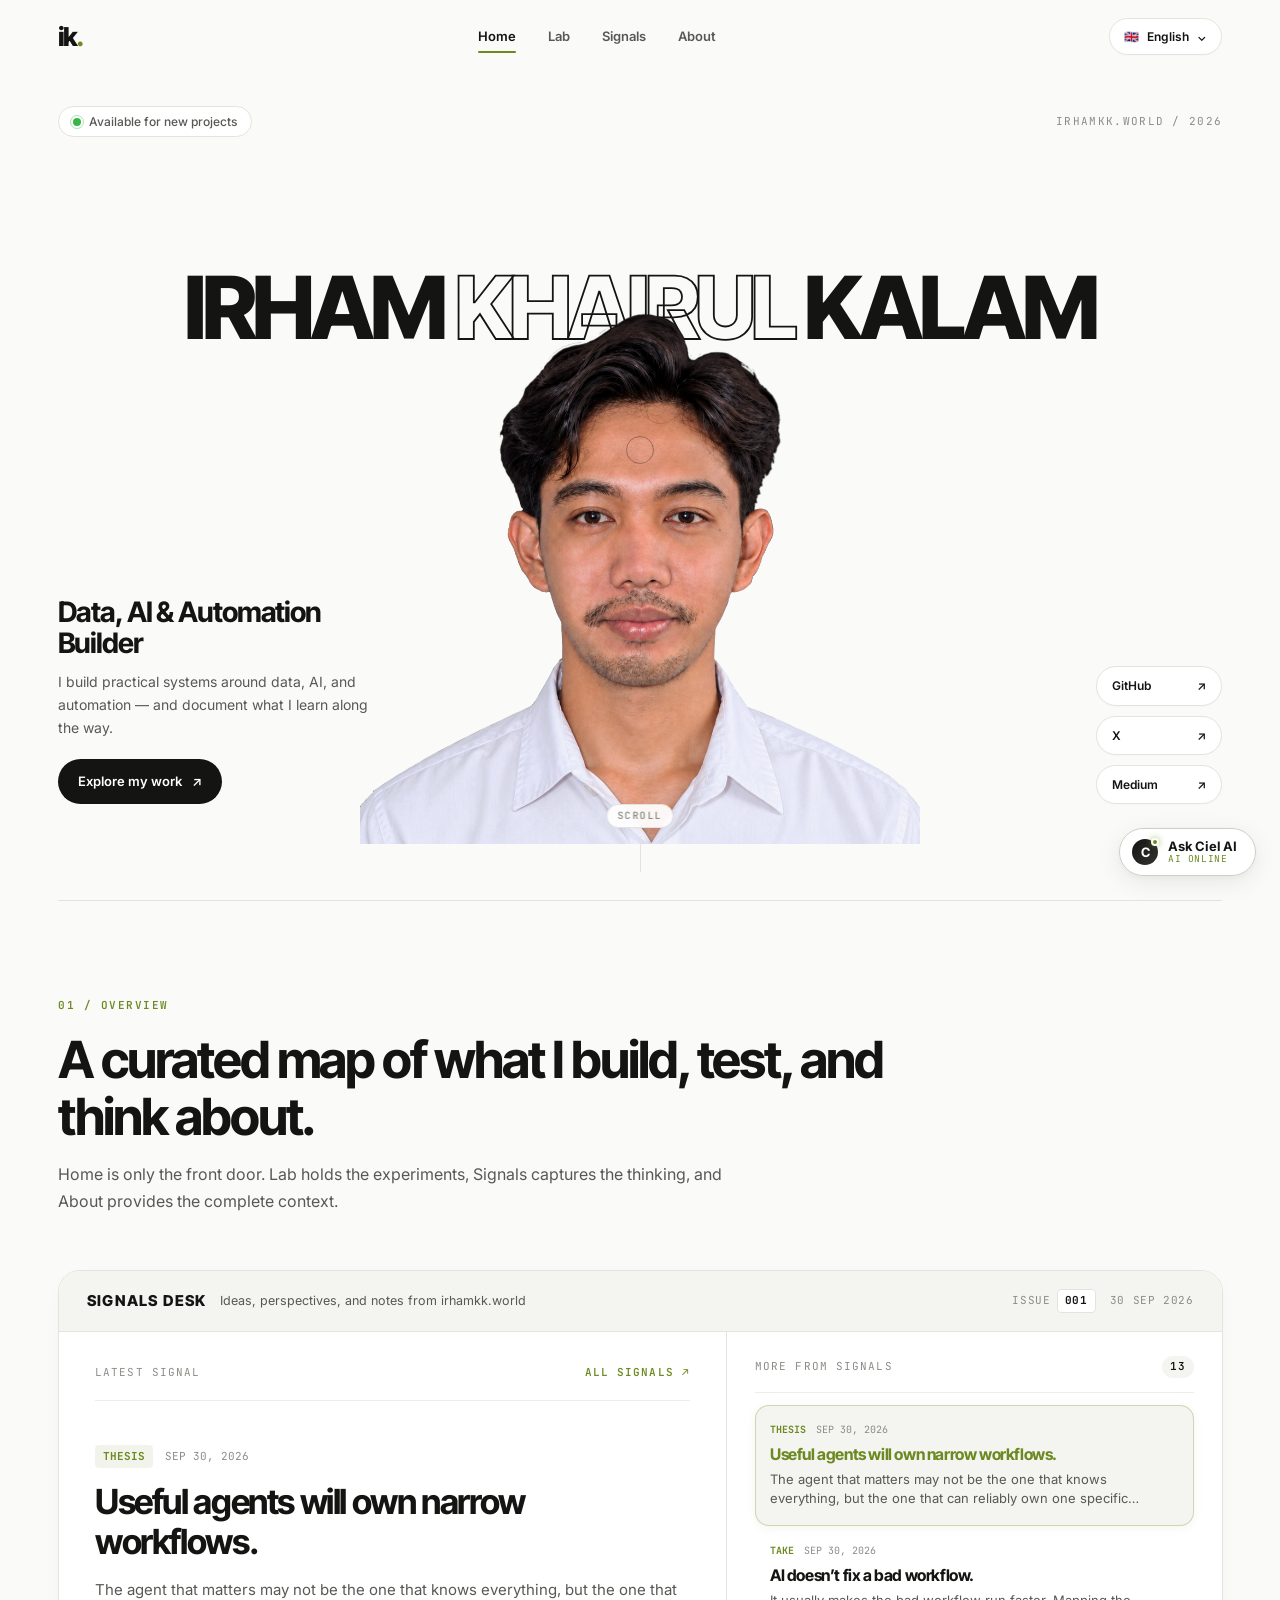
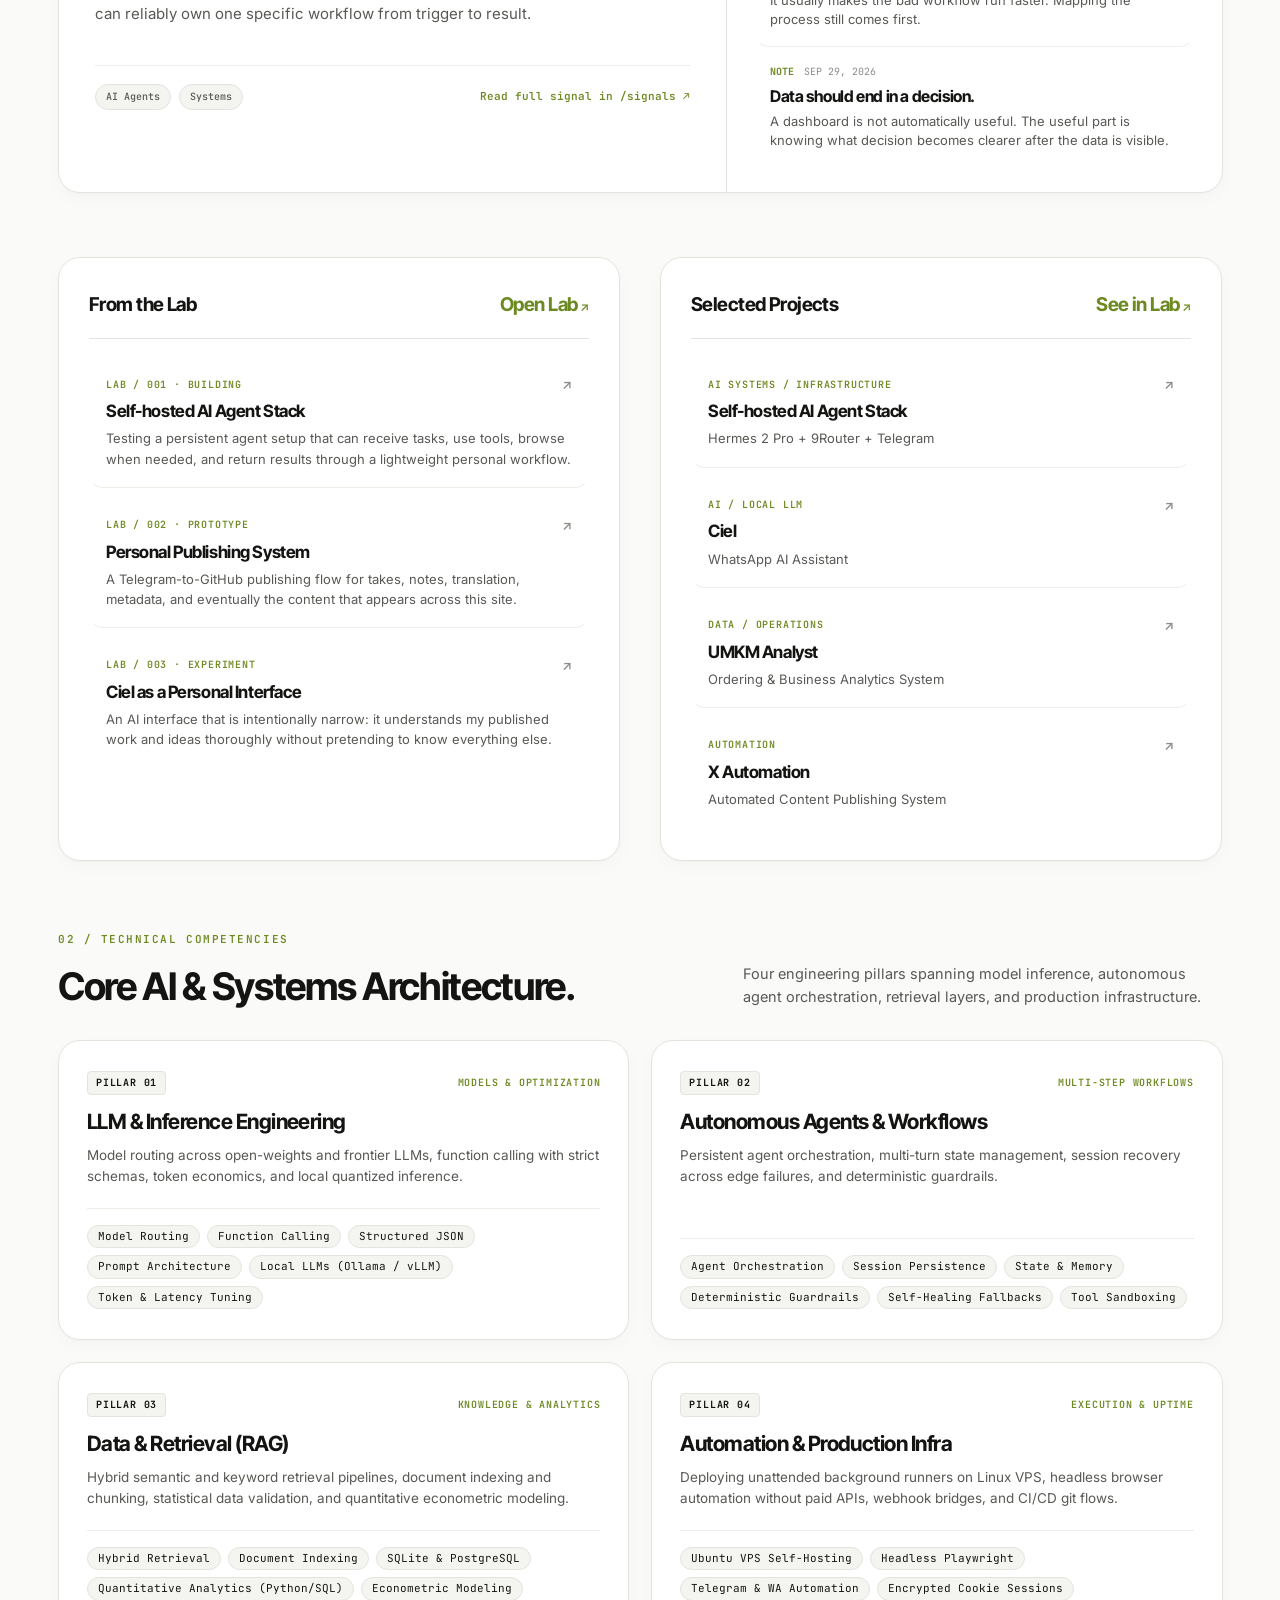
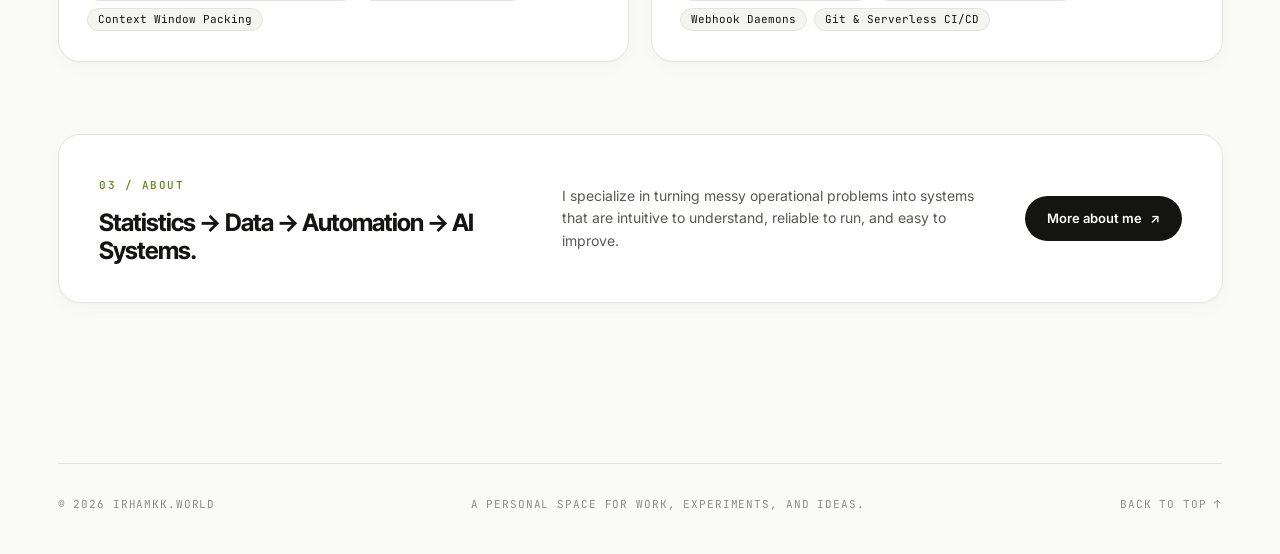
<file: index.html>
<!doctype html><html lang="en"><head>
  <meta charset="utf-8">
  <meta name="viewport" content="width=device-width,initial-scale=1">
  <meta name="theme-color" content="#ffffff">
  <script id="HOME_BOOT_SCROLL_FIX">
    if ("scrollRestoration" in history) history.scrollRestoration = "manual";
    (function () {
      function topNow() {
        if (!location.hash || location.hash === "#home") {
          window.scrollTo(0, 0);
        }
      }
      topNow();
      window.addEventListener("pageshow", function(e) {
        if (e.persisted) topNow();
      });
    })();
  </script>
  <title>Irham Khairul Kalam — irhamkk.world</title>
  <meta name="description" content="Personal website of Irham Khairul Kalam — projects, experiments, signals, and notes around data, AI, and automation.">
  <link rel="icon" type="image/svg+xml" href="data:image/svg+xml,%3Csvg xmlns='http://www.w3.org/2000/svg' viewBox='0 0 64 64'%3E%3Crect width='64' height='64' fill='%23ffffff'/%3E%3Ctext x='8' y='44' font-family='Arial,sans-serif' font-size='38' font-weight='700' fill='%23111111'%3Eik.%3C/text%3E%3C/svg%3E">
  <link rel="preconnect" href="https://fonts.googleapis.com">
  <link rel="preconnect" href="https://fonts.gstatic.com" crossorigin>
  <link href="https://fonts.googleapis.com/css2?family=Inter:wght@400;500;600&family=Inter+Tight:wght@500;600;700&display=swap" rel="stylesheet">
  <link rel="stylesheet" href="/style.css">
</head><body data-page="home">
<div class="scroll-progress-bar" id="scrollProgress" aria-hidden="true"></div>
<header class="nav" id="nav">
  <div class="nav-inner">
    <a class="brand" href="/#home" aria-label="Home">ik<span class="dot">.</span></a>
    <nav class="nav-links" aria-label="Primary navigation">
      <a href="/#home" data-page-link="home" data-i18n="nav.home">Home</a>
      <a href="/lab" data-page-link="lab" data-i18n="nav.lab">Lab</a>
      <a href="/signals" data-page-link="signals" data-i18n="nav.signals">Signals</a>
      <a href="/about" data-page-link="about" data-i18n="nav.about">About</a>
    </nav>
    <div class="nav-right">
      <div class="lang" id="lang">
        <button class="lang-btn" id="langBtn" aria-expanded="false"><span id="langFlag">🇬🇧</span><span id="langLabel">English</span><span>⌄</span></button>
        <div class="lang-menu">
          <button class="lang-option" data-language="en" aria-pressed="true">🇬🇧 English</button>
          <button class="lang-option" data-language="id" aria-pressed="false">🇮🇩 Indonesia</button>
        </div>
      </div>
      <button class="menu-toggle" id="menuToggle" aria-expanded="false"><span data-i18n="ui.menu">Menu</span><span class="menu-icon" aria-hidden="true"><i></i><i></i><i></i></span></button>
    </div>
  </div>
</header>

<div class="mobile-menu" id="mobileMenu">
  <a href="/#home" data-i18n="nav.home">Home</a>
  <a href="/lab" data-i18n="nav.lab">Lab</a>
  <a href="/signals" data-i18n="nav.signals">Signals</a>
  <a href="/about" data-i18n="nav.about">About</a>
</div>

<main>
  <section class="hero wrap home-hero" id="home">
    <div class="hero-topline">
      <div class="availability"><i></i><span data-i18n="hero.available">Available for new projects</span></div>
      <div class="hero-year">IRHAMKK.WORLD / 2026</div>
    </div>
    <div class="hero-stage">
      <h1 class="hero-name" aria-label="Irham Khairul Kalam"><span>IRHAM</span> <span class="outline">KHAIRUL</span> <span>KALAM</span></h1>
      <div class="hero-photo" id="heroPhoto"><img src="/assets/hero-photo.png" alt="Irham Khairul Kalam" width="1024" height="1003"></div>
      <div class="hero-left">
        <h2 class="hero-role" data-i18n="hero.role">Data, AI &amp; Automation Builder</h2>
        <p class="hero-copy" data-i18n="hero.copy">I build practical systems around data, AI, and automation — and document what I learn along the way.</p>
        <a class="hero-cta" href="#overview"><span data-i18n="hero.cta">Explore my work</span> ↗</a>
      </div>
      <div class="hero-right">
        <a class="social-pill" href="https://github.com/irhamkk" target="_blank" rel="noopener">GitHub <span>↗</span></a>
        <a class="social-pill" href="https://x.com/parsialverse" target="_blank" rel="noopener">X <span>↗</span></a>
        <a class="social-pill" href="https://medium.com/@parsial" target="_blank" rel="noopener">Medium <span>↗</span></a>
      </div>
      <a class="scroll-indicator" href="#overview"><span data-i18n="ui.scroll">Scroll</span><span class="scroll-line"></span></a>
    </div>
  </section>

  <section class="home-overview home-overview-v4 wrap" id="overview">
    <div class="overview-intro reveal">
      <div class="section-kicker">01 / <span data-i18n="home.overview">Overview</span></div>
      <h2 data-i18n="home.statement">A curated map of what I build, test, and think about.</h2>
      <p data-i18n="home.statementCopy">Home is only the front door. Lab holds the experiments, Signals captures the thinking, and About provides the complete context.</p>
    </div>

    <section class="signal-desk reveal" aria-label="Latest signals">
      <div class="signal-desk-mast">
        <div class="signal-desk-brand">
          <span class="signal-desk-wordmark">SIGNALS DESK</span>
          <span class="signal-desk-sub" data-i18n="home.signalDeskSub">Ideas, takes, and notes from irhamkk.world</span>
        </div>
        <div class="signal-desk-issue">
          <div class="signal-desk-issue-tag">
            <span data-i18n="home.issue">ISSUE</span>
            <strong>001</strong>
          </div>
          <time>30 SEP 2026</time>
        </div>
      </div>

      <div class="signal-desk-grid">
        <article class="signal-desk-lead">
          <div class="signal-desk-sectionline">
            <span data-i18n="home.latestSignal">Latest Signal</span>
            <a href="/signals"><span data-i18n="home.allSignals">All Signals</span> ↗</a>
          </div>
          <div id="homeSignalLead">
            <article class="signal-feature">
              <div class="signal-feature-meta"><span>TAKE</span><time>SEP 30, 2026</time></div>
              <h2>AI doesn’t fix a bad workflow.</h2>
              <p>It usually makes the bad workflow run faster. Mapping the process still comes first.</p>
              <div class="signal-tags"><span>AI</span><span>Automation</span></div>
            </article>
          </div>
        </article>

        <aside class="signal-desk-rail">
          <div class="signal-desk-rail-head">
            <span data-i18n="home.moreSignals">More from Signals</span>
            <span id="homeSignalCount">12</span>
          </div>
          <div id="homeSignalsSide">
            <article class="home-signal-mini"><div><span>THESIS</span><time>SEP 30, 2026</time></div><h3>Useful agents will own narrow workflows.</h3><p>The agent that matters may not be the one that knows everything, but the one that can reliably own one specific workflow from trigger to result.</p></article>
            <article class="home-signal-mini"><div><span>NOTE</span><time>SEP 29, 2026</time></div><h3>Data should end in a decision.</h3><p>A dashboard is not automatically useful. The useful part is knowing what decision becomes clearer after the data is visible.</p></article>
            <article class="home-signal-mini"><div><span>OBSERVATION</span><time>SEP 29, 2026</time></div><h3>Automation exposes messy operations.</h3><p>When a process is hard to automate, the problem is often not the tool. The process itself may still be undefined.</p></article>
          </div>
        </aside>
      </div>
    </section>

    <div class="home-columns">
      <section class="home-column reveal">
        <div class="overview-label"><span data-i18n="home.fromLab">From the Lab</span><a href="/lab"><span data-i18n="home.openLab">Open Lab</span> ↗</a></div>
        <div id="homeLabList" class="home-list">
          <a class="home-row" href="/lab">
            <div class="home-row-top">
              <span class="home-row-tag">LAB / 001 · BUILDING</span>
              <span class="home-row-arrow">↗</span>
            </div>
            <strong class="home-row-title">Self-hosted AI Agent Stack</strong>
            <p class="home-row-desc">Testing a persistent agent setup that can receive tasks, use tools, browse when needed, and return results through a lightweight personal workflow.</p>
          </a>
          <a class="home-row" href="/lab">
            <div class="home-row-top">
              <span class="home-row-tag">LAB / 002 · PROTOTYPE</span>
              <span class="home-row-arrow">↗</span>
            </div>
            <strong class="home-row-title">Personal Publishing System</strong>
            <p class="home-row-desc">A Telegram-to-GitHub publishing flow for takes, notes, translation, metadata, and eventually the content that appears across this site.</p>
          </a>
          <a class="home-row" href="/lab">
            <div class="home-row-top">
              <span class="home-row-tag">LAB / 003 · EXPERIMENT</span>
              <span class="home-row-arrow">↗</span>
            </div>
            <strong class="home-row-title">Ciel as a Personal Interface</strong>
            <p class="home-row-desc">An AI interface that is intentionally narrow: it should know my published work and ideas, but refuse to pretend it knows everything else.</p>
          </a>
        </div>
      </section>

      <section class="home-column reveal">
        <div class="overview-label"><span data-i18n="home.selectedProjects">Selected Projects</span><a href="/lab#selected-projects"><span data-i18n="home.seeInLab">See in Lab</span> ↗</a></div>
        <div class="home-list">
          <a class="home-row" href="https://github.com/irhamkk/hermes-9router-telegram" target="_blank" rel="noopener">
            <div class="home-row-top">
              <span class="home-row-tag">AI SYSTEMS / INFRASTRUCTURE</span>
              <span class="home-row-arrow">↗</span>
            </div>
            <strong class="home-row-title">Self-hosted AI Agent Stack</strong>
            <p class="home-row-desc" data-i18n="p0.sub">Hermes 2 Pro + 9Router + Telegram</p>
          </a>
          <a class="home-row" href="https://github.com/irhamkk/wa-bot-assistant" target="_blank" rel="noopener">
            <div class="home-row-top">
              <span class="home-row-tag">AI / LOCAL LLM</span>
              <span class="home-row-arrow">↗</span>
            </div>
            <strong class="home-row-title">Ciel</strong>
            <p class="home-row-desc" data-i18n="p1.sub">WhatsApp AI Assistant</p>
          </a>
          <a class="home-row" href="https://github.com/irhamkk/UMKM-Analyst-bot" target="_blank" rel="noopener">
            <div class="home-row-top">
              <span class="home-row-tag">DATA / OPERATIONS</span>
              <span class="home-row-arrow">↗</span>
            </div>
            <strong class="home-row-title">UMKM Analyst</strong>
            <p class="home-row-desc" data-i18n="p2.sub">Ordering &amp; Business Analytics System</p>
          </a>
          <a class="home-row" href="https://github.com/irhamkk/x-auto-poster" target="_blank" rel="noopener">
            <div class="home-row-top">
              <span class="home-row-tag">AUTOMATION</span>
              <span class="home-row-arrow">↗</span>
            </div>
            <strong class="home-row-title">X Automation</strong>
            <p class="home-row-desc" data-i18n="p3.sub">Automated Content Publishing System</p>
          </a>
        </div>
      </section>
    </div>

    <!-- 02 / CORE AI & SYSTEMS COMPETENCIES -->
    <section class="home-competencies reveal" id="competencies">
      <div class="competencies-head">
        <div>
          <span class="section-kicker">02 / <span data-i18n="comp.kicker">TECHNICAL COMPETENCIES</span></span>
          <h2 class="competencies-title" data-i18n="comp.title">Core AI &amp; Systems Architecture.</h2>
        </div>
        <p class="competencies-desc" data-i18n="comp.copy">Four engineering pillars spanning model inference, autonomous agent orchestration, retrieval layers, and production infrastructure.</p>
      </div>

      <div class="competencies-grid">
        <article class="comp-card">
          <div class="comp-card-top">
            <span class="comp-card-badge">PILLAR 01</span>
            <span class="comp-card-sub" data-i18n="comp.p1.sub">MODELS &amp; OPTIMIZATION</span>
          </div>
          <h3 data-i18n="comp.p1.title">LLM &amp; Inference Engineering</h3>
          <p data-i18n="comp.p1.copy">Model routing across open-weights and frontier LLMs, function calling with strict schemas, token economics, and local quantized inference.</p>
          <div class="comp-pills">
            <span>Model Routing</span>
            <span>Function Calling</span>
            <span>Structured JSON</span>
            <span>Prompt Architecture</span>
            <span>Local LLMs (Ollama / vLLM)</span>
            <span>Token &amp; Latency Tuning</span>
          </div>
        </article>

        <article class="comp-card">
          <div class="comp-card-top">
            <span class="comp-card-badge">PILLAR 02</span>
            <span class="comp-card-sub" data-i18n="comp.p2.sub">MULTI-STEP WORKFLOWS</span>
          </div>
          <h3 data-i18n="comp.p2.title">Autonomous Agents &amp; Workflows</h3>
          <p data-i18n="comp.p2.copy">Persistent agent orchestration, multi-turn state management, session recovery across edge failures, and deterministic guardrails.</p>
          <div class="comp-pills">
            <span>Agent Orchestration</span>
            <span>Session Persistence</span>
            <span>State &amp; Memory</span>
            <span>Deterministic Guardrails</span>
            <span>Self-Healing Fallbacks</span>
            <span>Tool Sandboxing</span>
          </div>
        </article>

        <article class="comp-card">
          <div class="comp-card-top">
            <span class="comp-card-badge">PILLAR 03</span>
            <span class="comp-card-sub" data-i18n="comp.p3.sub">KNOWLEDGE &amp; ANALYTICS</span>
          </div>
          <h3 data-i18n="comp.p3.title">Data &amp; Retrieval (RAG)</h3>
          <p data-i18n="comp.p3.copy">Hybrid semantic and keyword retrieval pipelines, document indexing and chunking, statistical data validation, and quantitative econometric modeling.</p>
          <div class="comp-pills">
            <span>Hybrid Retrieval</span>
            <span>Document Indexing</span>
            <span>SQLite &amp; PostgreSQL</span>
            <span>Quantitative Analytics (Python/SQL)</span>
            <span>Econometric Modeling</span>
            <span>Context Window Packing</span>
          </div>
        </article>

        <article class="comp-card">
          <div class="comp-card-top">
            <span class="comp-card-badge">PILLAR 04</span>
            <span class="comp-card-sub" data-i18n="comp.p4.sub">EXECUTION &amp; UPTIME</span>
          </div>
          <h3 data-i18n="comp.p4.title">Automation &amp; Production Infra</h3>
          <p data-i18n="comp.p4.copy">Deploying unattended background runners on Linux VPS, headless browser automation without paid APIs, webhook bridges, and CI/CD git flows.</p>
          <div class="comp-pills">
            <span>Ubuntu VPS Self-Hosting</span>
            <span>Headless Playwright</span>
            <span>Telegram &amp; WA Automation</span>
            <span>Encrypted Cookie Sessions</span>
            <span>Webhook Daemons</span>
            <span>Git &amp; Serverless CI/CD</span>
          </div>
        </article>
      </div>
    </section>

    <div class="home-about-strip reveal">
      <div>
        <span class="section-kicker">03 / <span data-i18n="nav.about">About</span></span>
        <h3 data-i18n="home.aboutTitle">Statistics → Data → Automation → AI Systems.</h3>
      </div>
      <p data-i18n="home.aboutCopy">I like turning messy operational problems into systems that are easier to understand, run, and improve.</p>
      <a href="/about"><span data-i18n="home.aboutCta">More about me</span> ↗</a>
    </div>
  </section>
</main>

<footer class="site-footer wrap">
  <span>© 2026 IRHAMKK.WORLD</span>
  <span data-i18n="footer.note">A personal space for work, experiments, and ideas.</span>
  <a href="/#home" data-i18n="footer.home">Back home ↑</a>
</footer>
<script src="/script.js" defer></script></body></html>
</file>
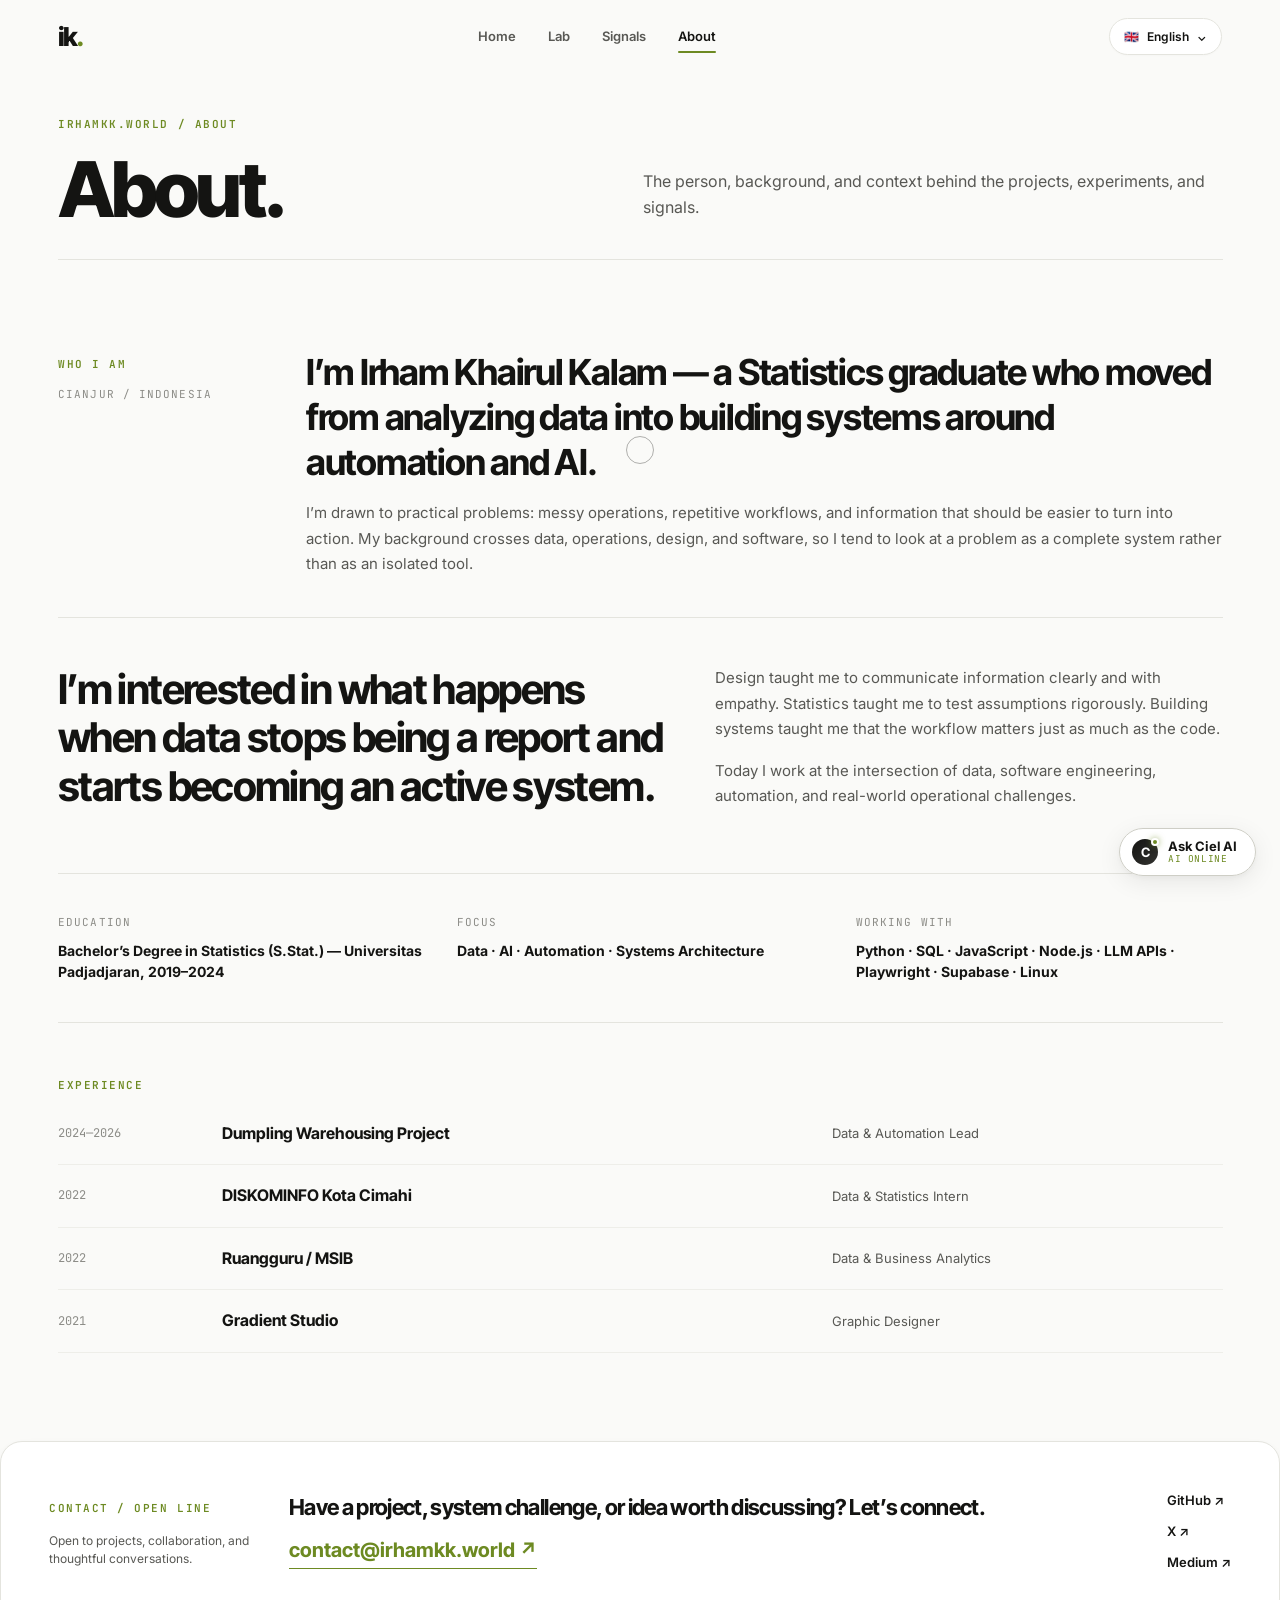
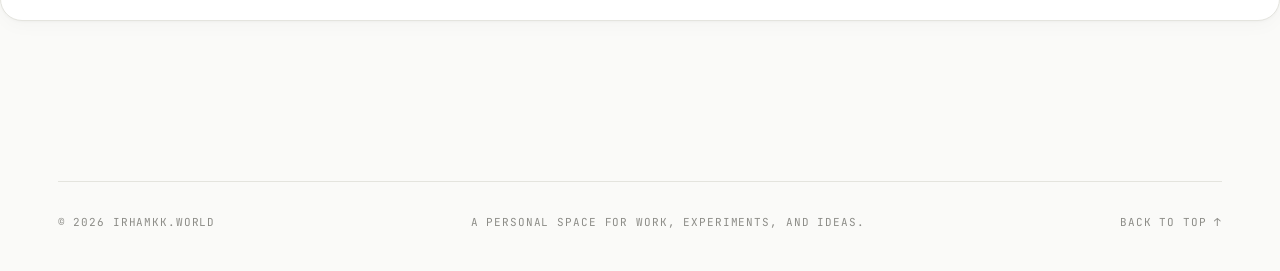
<file: about.html>
<!doctype html><html lang="en"><head>
  <meta charset="utf-8">
  <meta name="viewport" content="width=device-width,initial-scale=1">
  <meta name="theme-color" content="#ffffff">
  <title>About — Irham Khairul Kalam</title>
  <meta name="description" content="About Irham Khairul Kalam — statistics, data, automation, AI systems, experience, and contact.">
  <link rel="icon" type="image/svg+xml" href="data:image/svg+xml,%3Csvg xmlns='http://www.w3.org/2000/svg' viewBox='0 0 64 64'%3E%3Crect width='64' height='64' fill='%23ffffff'/%3E%3Ctext x='8' y='44' font-family='Arial,sans-serif' font-size='38' font-weight='700' fill='%23111111'%3Eik.%3C/text%3E%3C/svg%3E">
  <link rel="preconnect" href="https://fonts.googleapis.com">
  <link rel="preconnect" href="https://fonts.gstatic.com" crossorigin>
  <link href="https://fonts.googleapis.com/css2?family=Inter:wght@400;500;600&family=Inter+Tight:wght@500;600;700&display=swap" rel="stylesheet">
  <link rel="stylesheet" href="/style.css">
</head><body data-page="about">
<div class="scroll-progress-bar" id="scrollProgress" aria-hidden="true"></div>
<header class="nav" id="nav">
  <div class="nav-inner">
    <a class="brand" href="/#home" aria-label="Home">ik<span class="dot">.</span></a>
    <nav class="nav-links" aria-label="Primary navigation">
      <a href="/#home" data-page-link="home" data-i18n="nav.home">Home</a>
      <a href="/lab" data-page-link="lab" data-i18n="nav.lab">Lab</a>
      <a href="/signals" data-page-link="signals" data-i18n="nav.signals">Signals</a>
      <a href="/about" data-page-link="about" data-i18n="nav.about">About</a>
    </nav>
    <div class="nav-right">
      <div class="lang" id="lang">
        <button class="lang-btn" id="langBtn" aria-expanded="false"><span id="langFlag">🇬🇧</span><span id="langLabel">English</span><span>⌄</span></button>
        <div class="lang-menu">
          <button class="lang-option" data-language="en" aria-pressed="true">🇬🇧 English</button>
          <button class="lang-option" data-language="id" aria-pressed="false">🇮🇩 Indonesia</button>
        </div>
      </div>
      <button class="menu-toggle" id="menuToggle" aria-expanded="false"><span data-i18n="ui.menu">Menu</span><span class="menu-icon" aria-hidden="true"><i></i><i></i><i></i></span></button>
    </div>
  </div>
</header>
<div class="mobile-menu" id="mobileMenu">
  <a href="/#home" data-i18n="nav.home">Home</a>
  <a href="/lab" data-i18n="nav.lab">Lab</a>
  <a href="/signals" data-i18n="nav.signals">Signals</a>
  <a href="/about" data-i18n="nav.about">About</a>
</div>
<main class="subpage">
  <section class="page-hero wrap about-hero reveal">
    <div class="section-kicker">IRHAMKK.WORLD / ABOUT</div>
    <div class="page-hero-grid"><h1 data-i18n="about.title">About.</h1><p data-i18n="about.lead">The person, background, and context behind the projects, experiments, and signals.</p></div>
  </section>

  <section class="about-page wrap">
    <div class="about-identity reveal">
      <div class="about-identity-label">
        <span class="section-kicker" data-i18n="about.whoLabel">Who I am</span>
        <span class="about-coordinate">CIANJUR / INDONESIA</span>
      </div>
      <div class="about-identity-copy">
        <h2 data-i18n="about.summary">I’m Irham Khairul Kalam — a Statistics graduate who moved from analyzing data into building systems around automation and AI.</h2>
        <p data-i18n="about.summary2">I’m drawn to practical problems: messy operations, repetitive workflows, and information that should be easier to turn into action. My background crosses data, operations, design, and software, so I tend to look at a problem as a system rather than as a single tool.</p>
      </div>
    </div>

    <div class="about-lead-grid reveal">
      <h2 data-i18n="about.big">I’m interested in what happens when data stops being a report and starts becoming a system.</h2>
      <div><p data-i18n="about.story1">Design taught me to communicate information clearly. Statistics taught me to test assumptions. Building systems taught me that the workflow matters as much as the code.</p><p data-i18n="about.story2">Today I like working where data, software, automation, and real operational problems meet.</p></div>
    </div>

    <div class="about-facts reveal">
      <div><span data-i18n="about.educationLabel">Education</span><strong data-i18n="about.education">S-1 Statistics (S.Stat.) — Universitas Padjadjaran, 2019–2024</strong></div>
      <div><span data-i18n="about.focusLabel">Focus</span><strong data-i18n="about.focus">Data · AI · Automation · Systems</strong></div>
      <div><span data-i18n="about.toolsLabel">Working with</span><strong>Python · SQL · JavaScript · Node.js · LLM APIs · Playwright · Supabase · Linux</strong></div>
    </div>

    <div class="experience-page reveal">
      <div class="section-kicker" data-i18n="about.experience">Experience</div>
      <div class="exp-mini-row"><span>2024—2026</span><strong>Dumpling Warehousing Project</strong><em data-i18n="exp.0.role">Data &amp; Automation Lead</em></div>
      <div class="exp-mini-row"><span>2022</span><strong>DISKOMINFO Kota Cimahi</strong><em data-i18n="exp.2.role">Data &amp; Statistics Intern</em></div>
      <div class="exp-mini-row"><span>2022</span><strong>Ruangguru / MSIB</strong><em>Data &amp; Business Analytics</em></div>
      <div class="exp-mini-row"><span>2021</span><strong>Gradient Studio</strong><em data-i18n="exp.3.role">Graphic Designer</em></div>
    </div>
  </section>

  <section class="about-contact" id="contact">
    <div class="wrap about-contact-inner reveal">
      <div class="about-contact-meta">
        <span class="section-kicker">CONTACT / OPEN LINE</span>
        <span data-i18n="about.contactStatus">Open to projects, collaboration, and good conversations.</span>
      </div>
      <div class="about-contact-main">
        <h2 data-i18n="about.contactTitle">If there’s a project, system, or idea worth discussing, send me a message.</h2>
        <a class="about-contact-email" href="mailto:contact@irhamkk.world">contact@irhamkk.world ↗</a>
      </div>
      <div class="about-contact-links">
        <a href="https://github.com/irhamkk" target="_blank" rel="noopener">GitHub ↗</a>
        <a href="https://x.com/parsialverse" target="_blank" rel="noopener">X ↗</a>
        <a href="https://medium.com/@parsial" target="_blank" rel="noopener">Medium ↗</a>
      </div>
    </div>
  </section>
</main>
<footer class="site-footer wrap">
  <span>© 2026 IRHAMKK.WORLD</span>
  <span data-i18n="footer.note">A personal space for work, experiments, and ideas.</span>
  <a href="/#home" data-i18n="footer.home">Back home ↑</a>
</footer>
<script src="/script.js" defer></script></body></html>
</file>
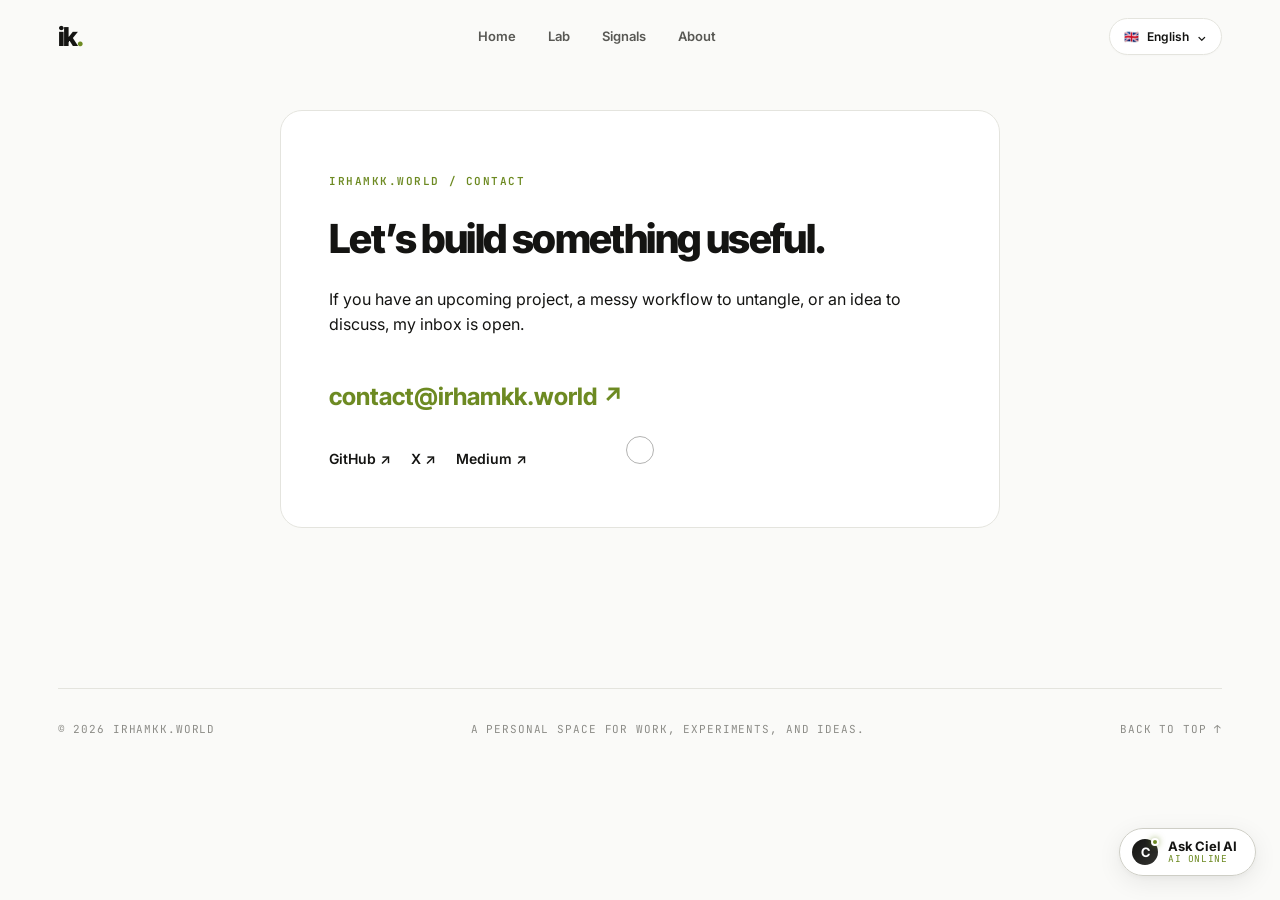
<file: contact.html>
<!doctype html><html lang="en"><head>
  <meta charset="utf-8">
  <meta name="viewport" content="width=device-width,initial-scale=1">
  <meta name="theme-color" content="#ffffff">
  <title>Contact — Irham Khairul Kalam</title>
  <meta name="description" content="Contact Irham Khairul Kalam.">
  <link rel="icon" type="image/svg+xml" href="data:image/svg+xml,%3Csvg xmlns='http://www.w3.org/2000/svg' viewBox='0 0 64 64'%3E%3Crect width='64' height='64' fill='%23ffffff'/%3E%3Ctext x='8' y='44' font-family='Arial,sans-serif' font-size='38' font-weight='700' fill='%23111111'%3Eik.%3C/text%3E%3C/svg%3E">
  <link rel="preconnect" href="https://fonts.googleapis.com">
  <link rel="preconnect" href="https://fonts.gstatic.com" crossorigin>
  <link href="https://fonts.googleapis.com/css2?family=Inter:wght@400;500;600&family=Inter+Tight:wght@500;600;700&display=swap" rel="stylesheet">
  <link rel="stylesheet" href="/style.css">
</head><body data-page="contact">
<header class="nav" id="nav">
  <div class="nav-inner">
    <a class="brand" href="/" aria-label="Home">ik<span class="dot">.</span></a>
    <nav class="nav-links" aria-label="Primary navigation">
      <a href="/" data-page-link="home" data-i18n="nav.home">Home</a>
      <a href="/lab" data-page-link="lab" data-i18n="nav.lab">Lab</a>
      <a href="/signals" data-page-link="signals" data-i18n="nav.signals">Signals</a>
      <a href="/about" data-page-link="about" data-i18n="nav.about">About</a>
    </nav>
    <div class="nav-right">
      <div class="lang" id="lang">
        <button class="lang-btn" id="langBtn" aria-expanded="false"><span id="langFlag">🇬🇧</span><span id="langLabel">English</span><span>⌄</span></button>
        <div class="lang-menu">
          <button class="lang-option" data-language="en" aria-pressed="true">🇬🇧 English</button>
          <button class="lang-option" data-language="id" aria-pressed="false">🇮🇩 Indonesia</button>
        </div>
      </div>
      <button class="menu-toggle" id="menuToggle" aria-expanded="false" data-i18n="ui.menu">Menu</button>
    </div>
  </div>
</header>
<div class="mobile-menu" id="mobileMenu">
  <a href="/" data-i18n="nav.home">Home</a>
  <a href="/lab" data-i18n="nav.lab">Lab</a>
  <a href="/signals" data-i18n="nav.signals">Signals</a>
  <a href="/about" data-i18n="nav.about">About</a>
</div>
<main class="subpage contact-page">
  <section class="contact-page-inner wrap reveal">
    <div class="section-kicker">IRHAMKK.WORLD / CONTACT</div>
    <h1 data-i18n="contact.pageTitle">Let’s make something useful.</h1>
    <p data-i18n="contact.pageCopy">If you have a project, a messy workflow, or just an idea worth discussing, send me a message.</p>
    <a class="contact-page-email" href="mailto:contact@irhamkk.world">contact@irhamkk.world ↗</a>
    <div class="contact-page-links"><a href="https://github.com/irhamkk" target="_blank" rel="noopener">GitHub ↗</a><a href="https://x.com/parsialverse" target="_blank" rel="noopener">X ↗</a><a href="https://medium.com/@parsial" target="_blank" rel="noopener">Medium ↗</a></div>
  </section>
</main>
<footer class="site-footer wrap">
  <span>© 2026 IRHAMKK.WORLD</span>
  <span data-i18n="footer.note">A personal space for work, experiments, and ideas.</span>
  <a href="/" data-i18n="footer.home">Back home ↑</a>
</footer>
<script src="/script.js" defer></script></body></html>
</file>
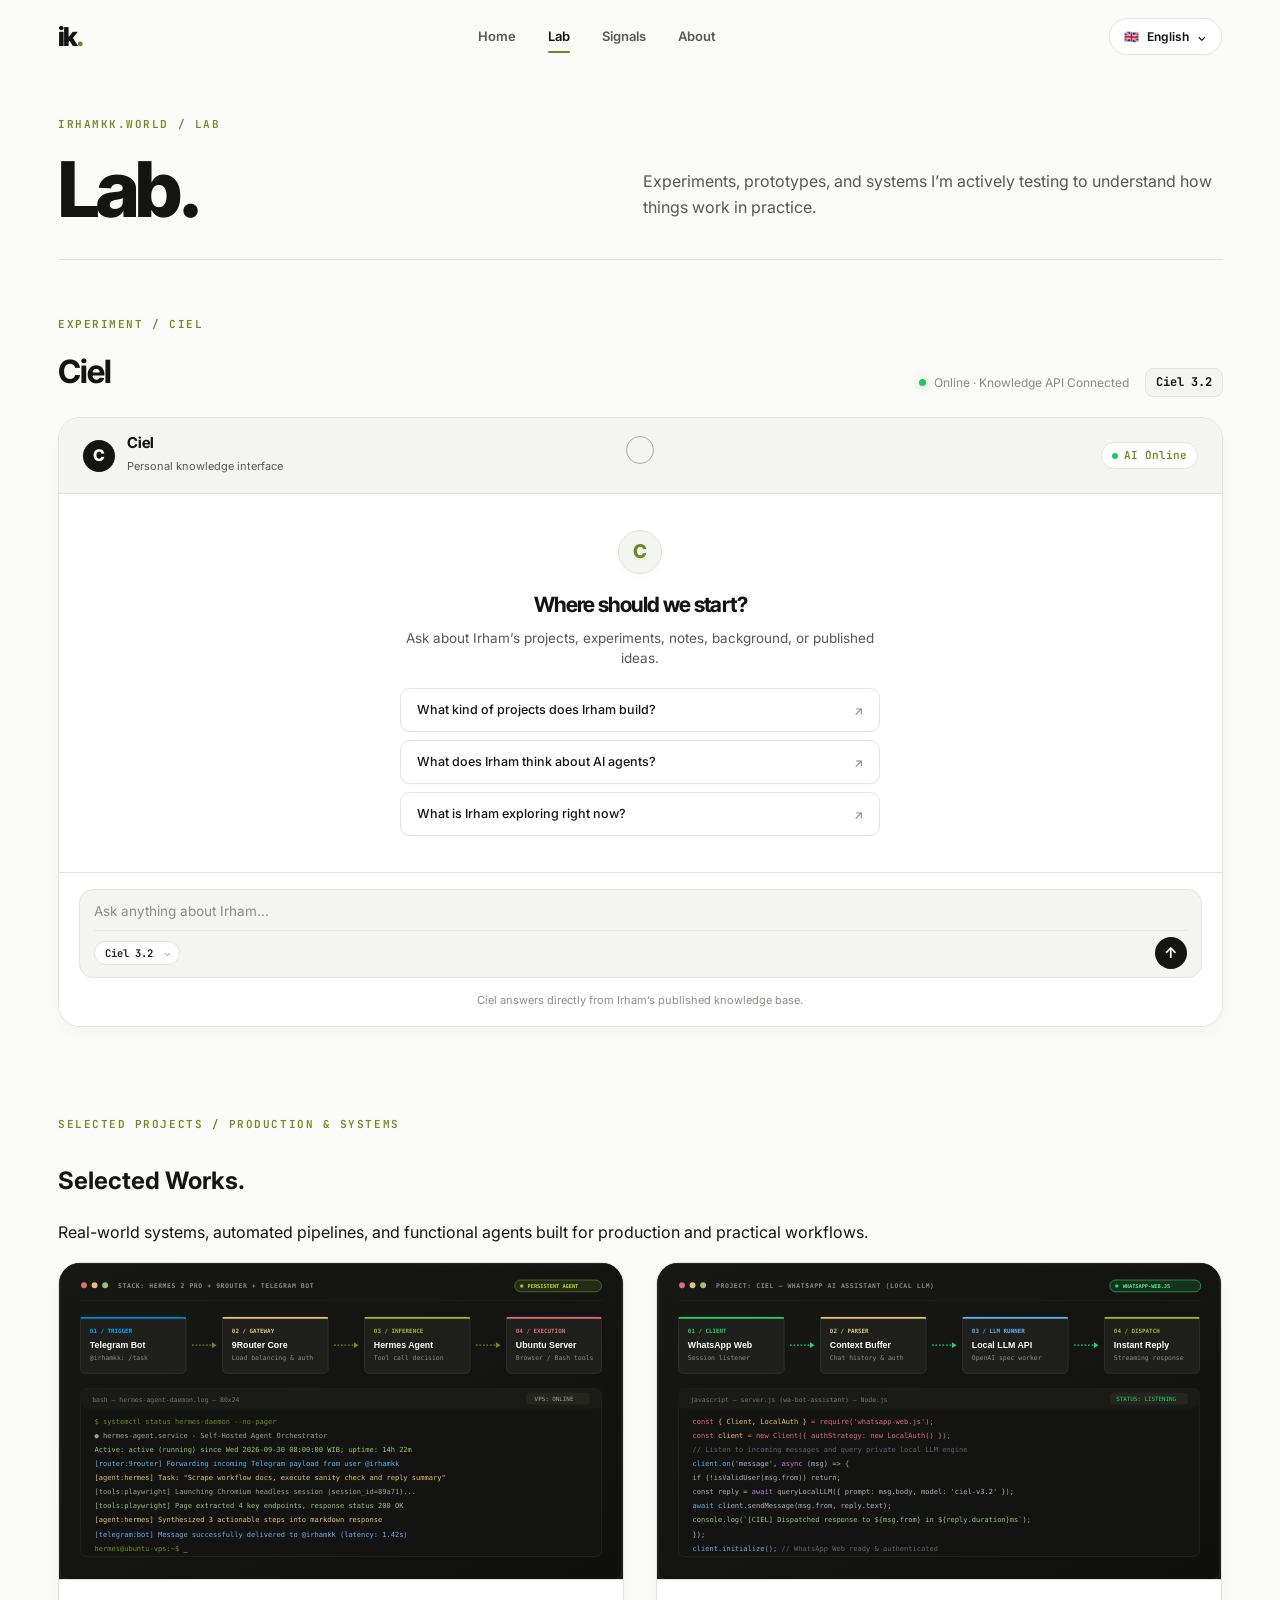
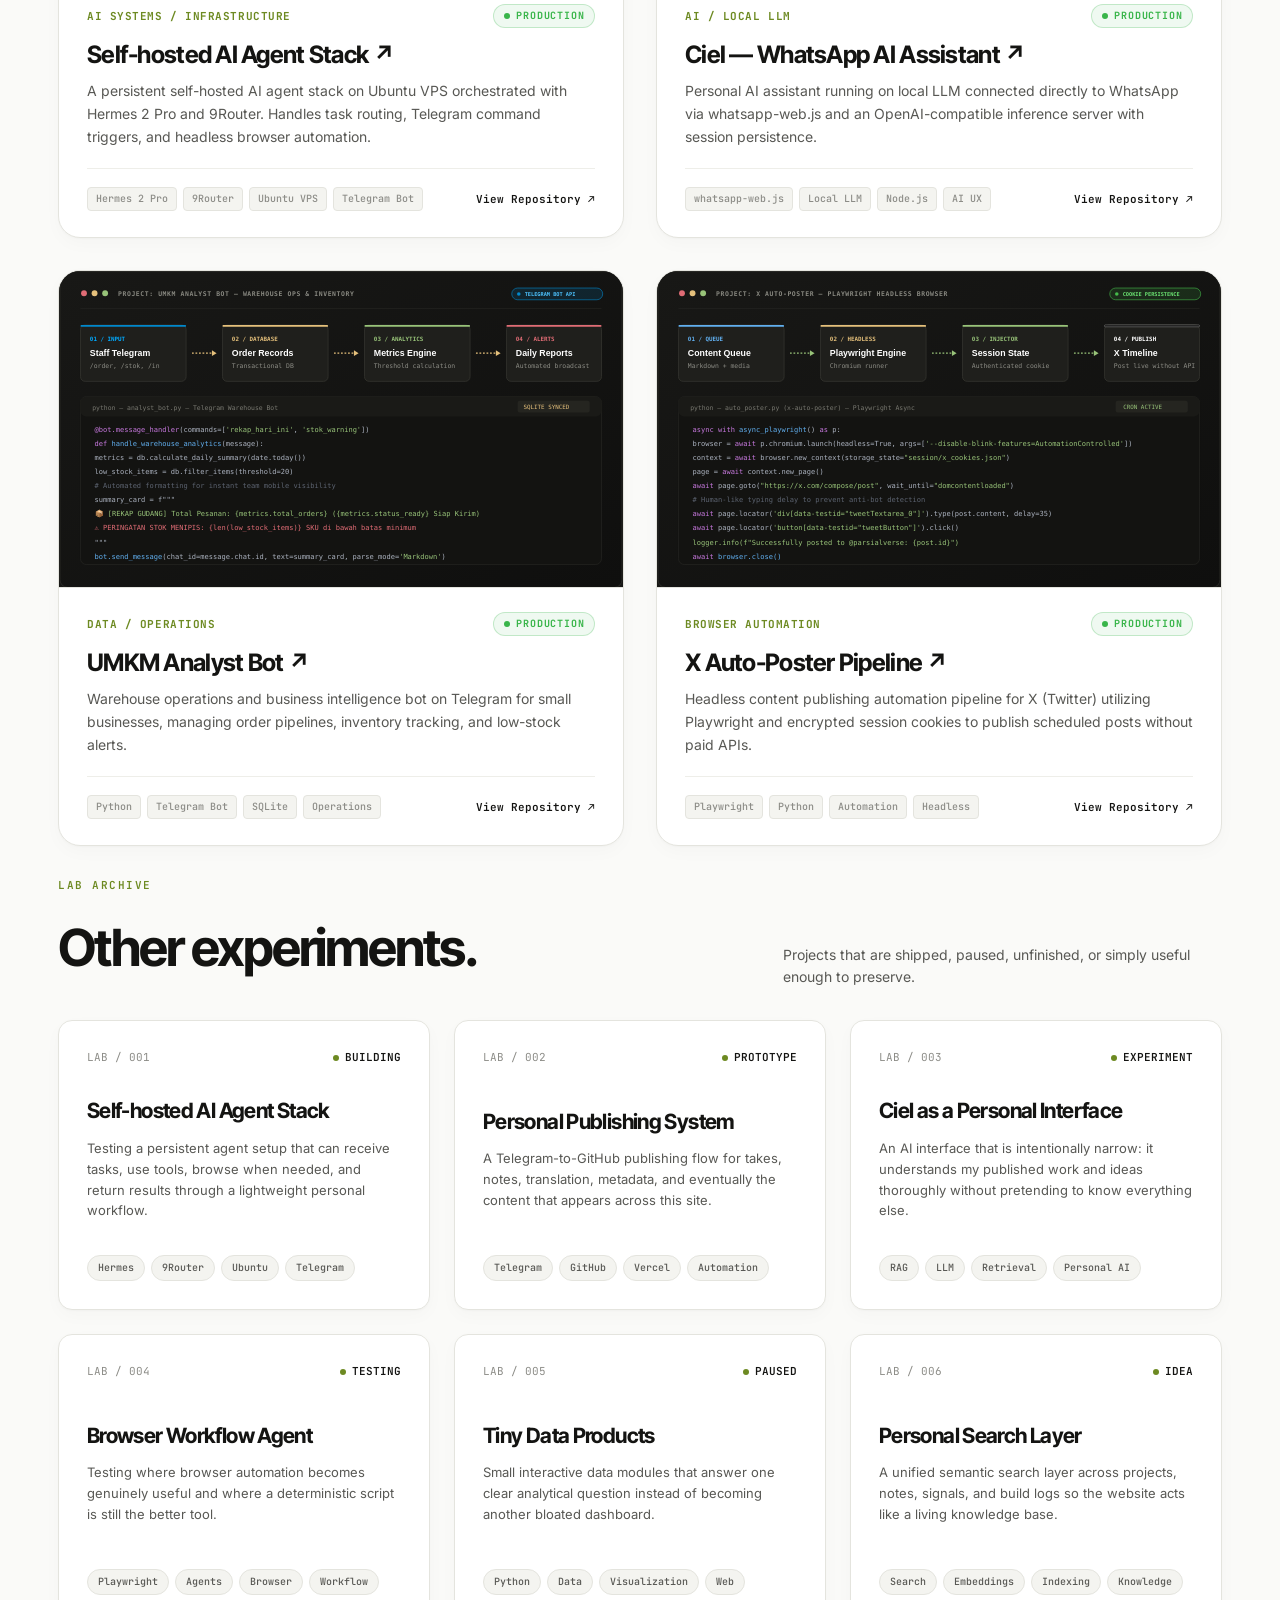
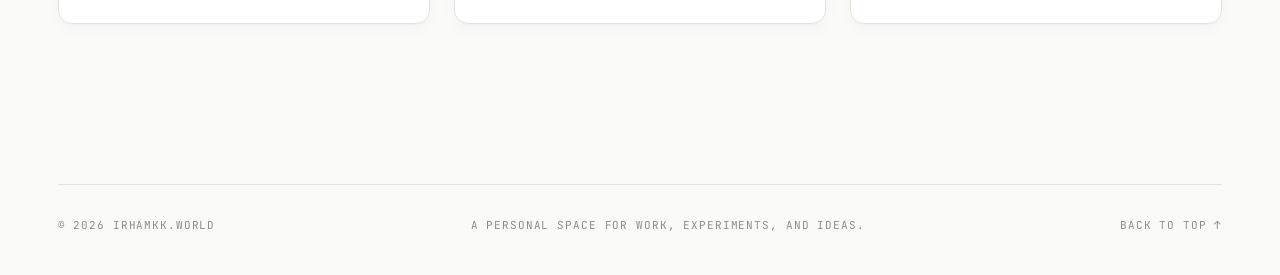
<file: lab.html>
<!doctype html><html lang="en"><head>
  <meta charset="utf-8">
  <meta name="viewport" content="width=device-width,initial-scale=1">
  <meta name="theme-color" content="#ffffff">
  <title>Lab — Irham Khairul Kalam</title>
  <meta name="description" content="Experiments, prototypes, and Ciel — a personal AI interface for exploring Irham's work and ideas.">
  <link rel="icon" type="image/svg+xml" href="data:image/svg+xml,%3Csvg xmlns='http://www.w3.org/2000/svg' viewBox='0 0 64 64'%3E%3Crect width='64' height='64' fill='%23ffffff'/%3E%3Ctext x='8' y='44' font-family='Arial,sans-serif' font-size='38' font-weight='700' fill='%23111111'%3Eik.%3C/text%3E%3C/svg%3E">
  <link rel="preconnect" href="https://fonts.googleapis.com">
  <link rel="preconnect" href="https://fonts.gstatic.com" crossorigin>
  <link href="https://fonts.googleapis.com/css2?family=Inter:wght@400;500;600&family=Inter+Tight:wght@500;600;700&display=swap" rel="stylesheet">
  <link rel="stylesheet" href="/style.css">
</head><body data-page="lab">
<div class="scroll-progress-bar" id="scrollProgress" aria-hidden="true"></div>
<header class="nav" id="nav">
  <div class="nav-inner">
    <a class="brand" href="/#home" aria-label="Home">ik<span class="dot">.</span></a>
    <nav class="nav-links" aria-label="Primary navigation">
      <a href="/#home" data-page-link="home" data-i18n="nav.home">Home</a>
      <a href="/lab" data-page-link="lab" data-i18n="nav.lab">Lab</a>
      <a href="/signals" data-page-link="signals" data-i18n="nav.signals">Signals</a>
      <a href="/about" data-page-link="about" data-i18n="nav.about">About</a>
    </nav>
    <div class="nav-right">
      <div class="lang" id="lang">
        <button class="lang-btn" id="langBtn" aria-expanded="false"><span id="langFlag">🇬🇧</span><span id="langLabel">English</span><span>⌄</span></button>
        <div class="lang-menu">
          <button class="lang-option" data-language="en" aria-pressed="true">🇬🇧 English</button>
          <button class="lang-option" data-language="id" aria-pressed="false">🇮🇩 Indonesia</button>
        </div>
      </div>
      <button class="menu-toggle" id="menuToggle" aria-expanded="false"><span data-i18n="ui.menu">Menu</span><span class="menu-icon" aria-hidden="true"><i></i><i></i><i></i></span></button>
    </div>
  </div>
</header>
<div class="mobile-menu" id="mobileMenu">
  <a href="/#home" data-i18n="nav.home">Home</a>
  <a href="/lab" data-i18n="nav.lab">Lab</a>
  <a href="/signals" data-i18n="nav.signals">Signals</a>
  <a href="/about" data-i18n="nav.about">About</a>
</div>
<main class="subpage">
  <section class="page-hero wrap reveal">
    <div class="section-kicker">IRHAMKK.WORLD / LAB</div>
    <div class="page-hero-grid">
      <h1 data-i18n="lab.title">Lab.</h1>
      <p data-i18n="lab.copy">Experiments, prototypes, and systems I’m testing to understand how things work in practice.</p>
    </div>
  </section>

  <section class="ciel-lab wrap reveal">
    <div class="ciel-lab-head">
      <div><span class="section-kicker">EXPERIMENT / CIEL</span><h2>Ciel</h2></div>
      <div class="ciel-lab-meta"><span><i></i><span data-i18n="ciel.offline">Online · Knowledge API Connected</span></span><strong>Ciel 3.2</strong></div>
    </div>

    <div class="ciel-app">
      <div class="ciel-app-top">
        <div class="ciel-brand"><span class="ciel-symbol">C</span><div><strong>Ciel</strong><small data-i18n="ciel.scope">Personal knowledge interface</small></div></div>
        <div class="ciel-status-pill"><i></i><span data-i18n="ciel.status">AI Online</span></div>
      </div>
      <div class="ciel-chat-stage">
        <div class="ciel-empty" id="cielEmpty">
          <span class="ciel-empty-orb">C</span>
          <h3 data-i18n="ciel.start">Where should we start?</h3>
          <p data-i18n="ciel.intro">Ask about Irham’s projects, experiments, notes, background, or published ideas.</p>
          <div class="ciel-prompts">
            <button type="button" data-i18n="ciel.prompt.projects">What kind of projects does Irham build?</button>
            <button type="button" data-i18n="ciel.prompt.agents">What does Irham think about AI agents?</button>
            <button type="button" data-i18n="ciel.prompt.now">What is Irham exploring right now?</button>
          </div>
        </div>
        <div class="ciel-thread ciel-thread-large" id="cielThread" aria-live="polite"></div>
      </div>
      <form class="ciel-composer ciel-composer-large" id="cielForm">
        <div class="ciel-input-box">
          <textarea id="cielInput" rows="1" data-i18n-placeholder="ciel.placeholder" placeholder="Ask anything about Irham..."></textarea>
          <div class="ciel-composer-actions">
            <div class="ciel-composer-left">
              <label class="ciel-model"><select id="cielModel"><option>Ciel 3.2</option><option>Ciel 3.1</option></select><span>⌄</span></label>
            </div>
            <button class="ciel-send" type="submit" aria-label="Send">↑</button>
          </div>
        </div>
        <div class="ciel-composer-footnote">
          <span class="ciel-scope-note" data-i18n="ciel.note">Ciel answers directly from Irham’s published knowledge base.</span>
        </div>
      </form>
    </div>
  </section>

  <section class="section wrap lab-shipped" id="selected-projects">
    <div class="section-head-simple reveal">
      <div>
        <div class="section-kicker">SELECTED PROJECTS / PRODUCTION &amp; SYSTEMS</div>
        <h2 class="section-title medium" data-i18n="lab.shippedTitle">Selected Works.</h2>
      </div>
      <p class="aside-copy" data-i18n="lab.shippedCopy">Real-world systems, automated pipelines, and functional agents built for production and practical workflows.</p>
    </div>
    <div class="shipped-grid" id="shippedGrid"></div>
  </section>

  <section class="section wrap lab-archive">
    <div class="section-head-simple reveal"><div><div class="section-kicker">LAB ARCHIVE</div><h2 class="section-title medium" data-i18n="lab.archive">Other experiments.</h2></div><p class="aside-copy" data-i18n="lab.archiveCopy">Things can be shipped, paused, unfinished, or simply useful enough to keep.</p></div>
    <div class="lab-grid" id="labGrid"></div>
  </section>
</main>
<footer class="site-footer wrap">
  <span>© 2026 IRHAMKK.WORLD</span>
  <span data-i18n="footer.note">A personal space for work, experiments, and ideas.</span>
  <a href="/#home" data-i18n="footer.home">Back home ↑</a>
</footer>
<script src="/script.js" defer></script></body></html>
</file>
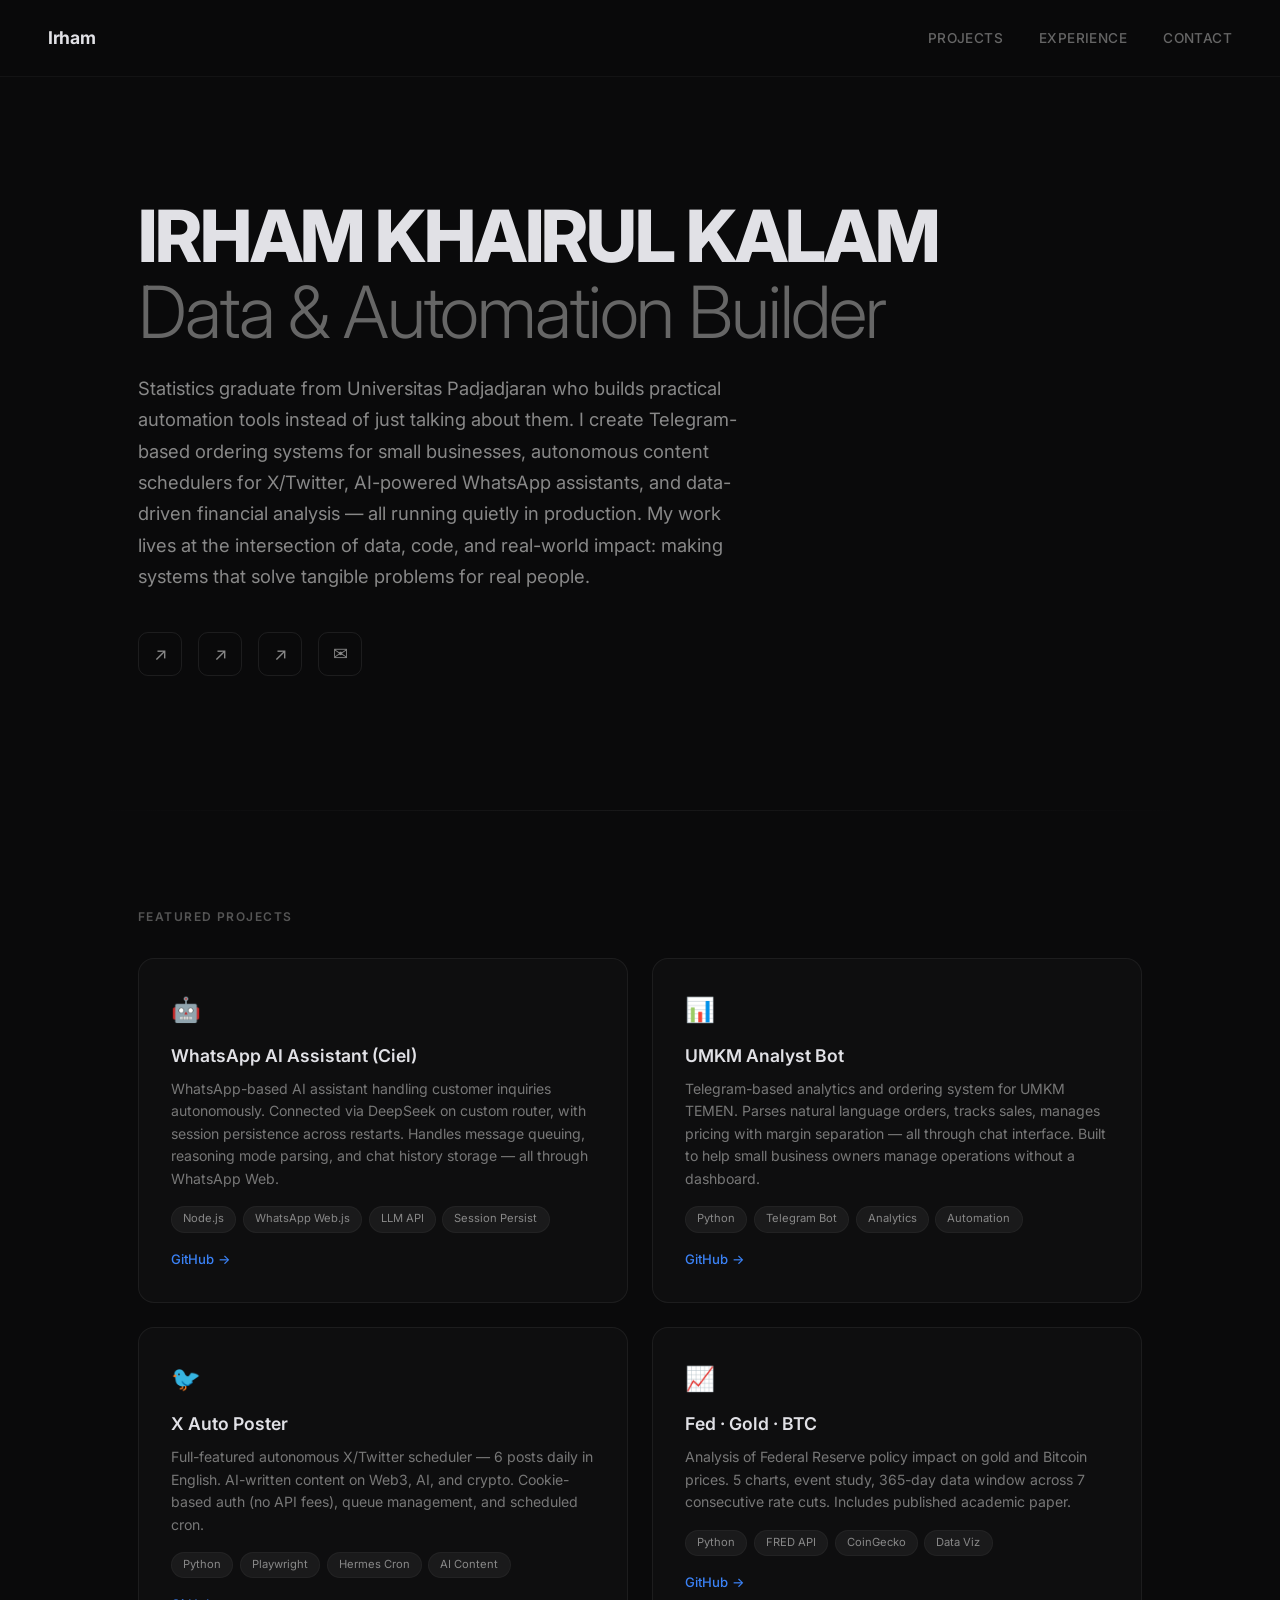
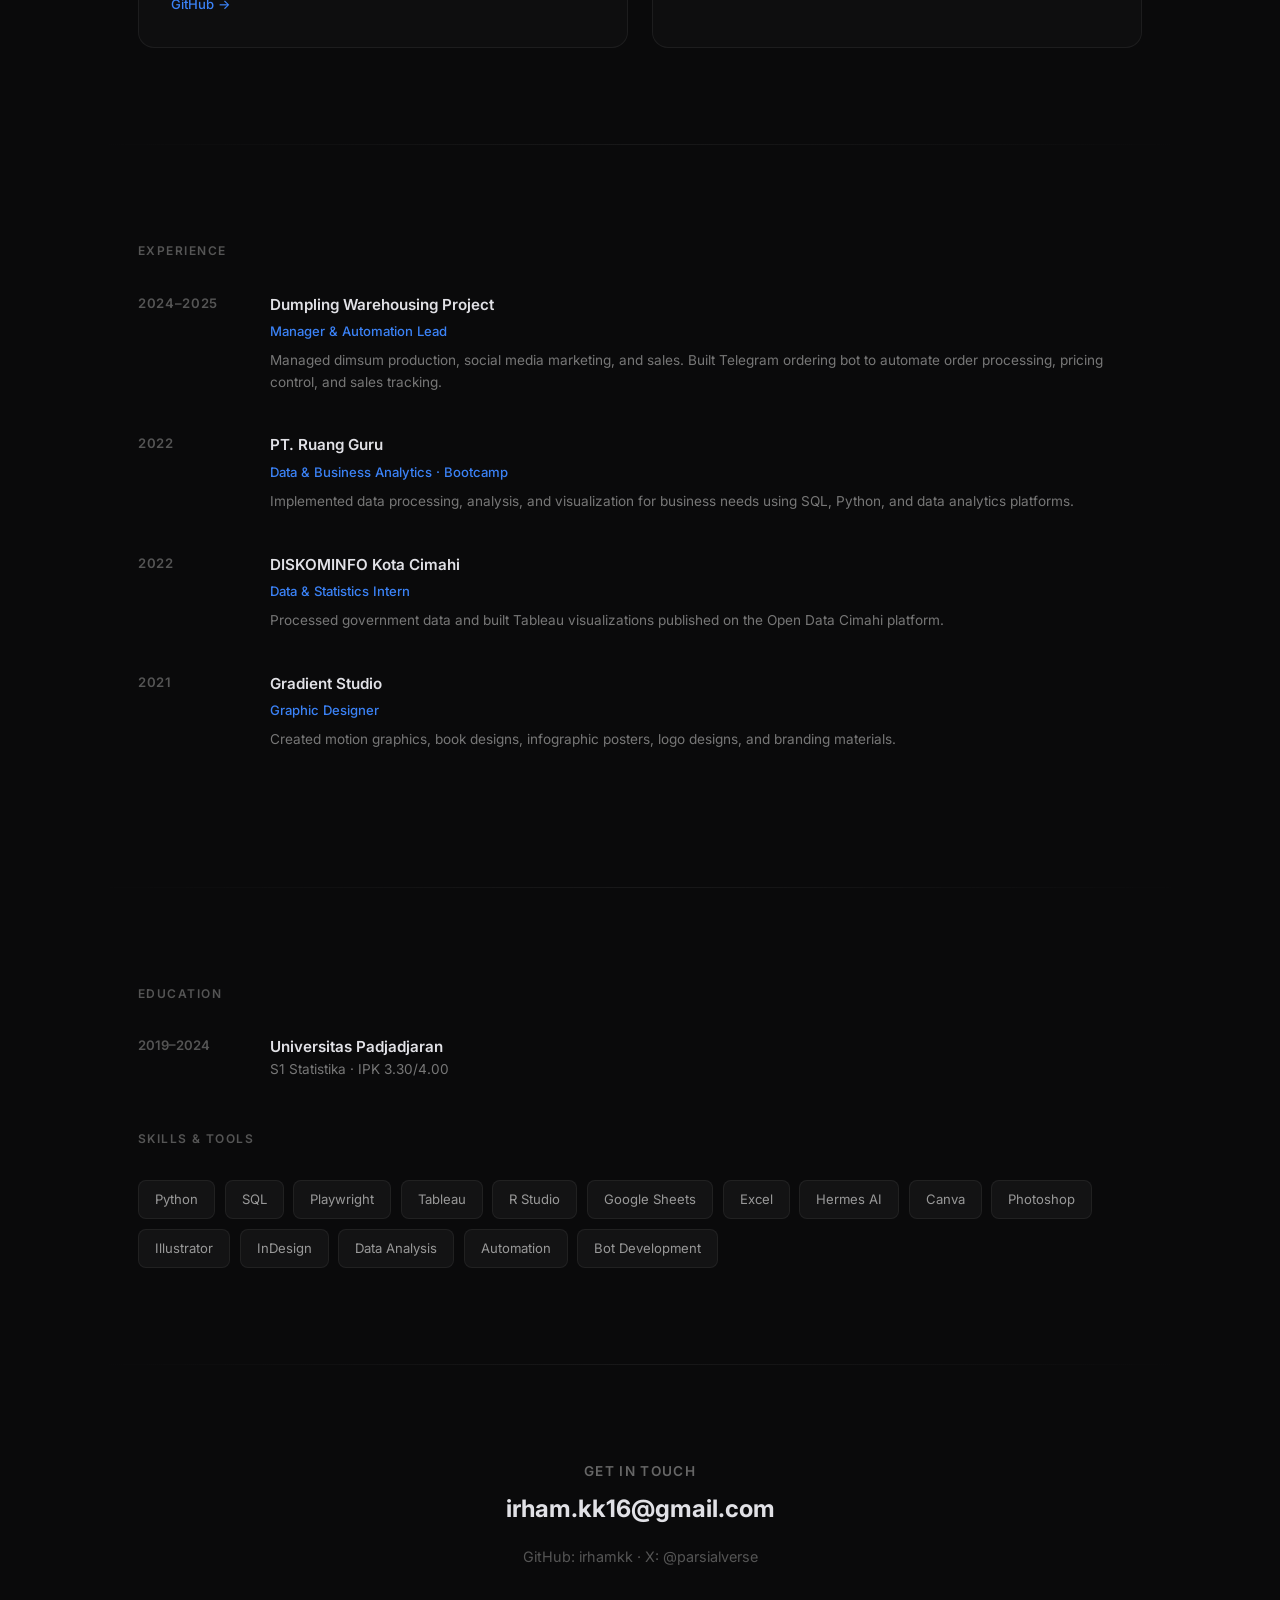
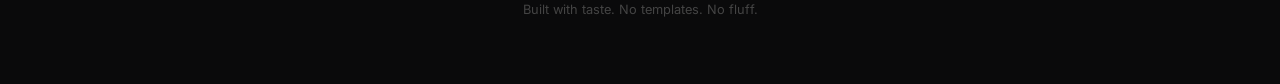
<file: portfolio (4).html>
<!DOCTYPE html>
<html lang="en">
<head>
<meta charset="UTF-8">
<meta name="viewport" content="width=device-width, initial-scale=1.0">
<title>IRHAM KHAIRUL KALAM — Data & Automation Builder</title>
<link href="https://fonts.googleapis.com/css2?family=Inter:wght@300;400;600;700;800&display=swap" rel="stylesheet">
<style>
*{margin:0;padding:0;box-sizing:border-box}
html{scroll-behavior:smooth}
body{font-family:'Inter',-apple-system,sans-serif;background:#0a0a0b;color:#e1e1e6;line-height:1.6}
::selection{background:#3b82f6;color:#fff}

/* nav */
nav{position:fixed;top:0;width:100%;z-index:100;padding:1.5rem 3rem;display:flex;justify-content:space-between;align-items:center;background:rgba(10,10,11,.85);backdrop-filter:blur(12px);border-bottom:1px solid rgba(255,255,255,.04)}
nav a{color:#666;text-decoration:none;font-size:.85rem;font-weight:500;letter-spacing:.03em;transition:color .2s;text-transform:uppercase;margin-left:2rem}
nav a:hover{color:#e1e1e6}
.logo{font-weight:700;font-size:1.1rem;color:#e1e1e6;letter-spacing:-.02em}

/* sections */
section{padding:6rem 3rem;max-width:1100px;margin:0 auto}
.section-label{font-size:.75rem;text-transform:uppercase;letter-spacing:.12em;color:#555;margin-bottom:2rem;font-weight:600}

/* hero */
#hero{padding-top:10rem;min-height:90vh;display:flex;flex-direction:column;justify-content:center}
#hero h1{font-size:clamp(2.5rem,6vw,4.5rem);font-weight:800;letter-spacing:-.03em;line-height:1.05;margin-bottom:1.5rem}
#hero h1 span{display:block;color:#666;font-weight:300}
#hero p{font-size:1.15rem;color:#888;max-width:600px;margin-bottom:2.5rem;line-height:1.7}
.tagline{color:#3b82f6;font-weight:600;font-size:.9rem;letter-spacing:.05em;text-transform:uppercase;margin-bottom:1rem}
.social-links{display:flex;gap:1rem}
.social-links a{width:44px;height:44px;border-radius:10px;border:1px solid rgba(255,255,255,.08);display:flex;align-items:center;justify-content:center;color:#888;text-decoration:none;transition:.2s;font-size:1.1rem}
.social-links a:hover{border-color:#3b82f6;color:#3b82f6;background:rgba(59,130,246,.08)}

/* projects */
.projects-grid{display:grid;grid-template-columns:1fr 1fr;gap:1.5rem}
@media(max-width:768px){.projects-grid{grid-template-columns:1fr}}
.project-card{border:1px solid rgba(255,255,255,.06);border-radius:16px;padding:2rem;transition:.2s;background:rgba(255,255,255,.02);cursor:default}
.project-card:hover{border-color:rgba(59,130,246,.2);background:rgba(59,130,246,.03)}
.project-card .emoji{font-size:1.5rem;margin-bottom:.75rem}
.project-card h3{font-size:1.1rem;font-weight:600;margin-bottom:.5rem}
.project-card p{font-size:.88rem;color:#777;line-height:1.6;margin-bottom:1rem}
.project-card .tags{display:flex;flex-wrap:wrap;gap:.4rem;margin-bottom:1rem}
.project-card .tags span{background:rgba(255,255,255,.05);padding:.2rem .7rem;border-radius:20px;font-size:.7rem;color:#888;border:1px solid rgba(255,255,255,.04)}
.project-card .links{display:flex;gap:1rem}
.project-card .links a{font-size:.82rem;color:#3b82f6;text-decoration:none;font-weight:500}
.project-card .links a:hover{text-decoration:underline}

/* experience */
.exp-item{display:flex;gap:2rem;margin-bottom:2.5rem}
.exp-item .year{min-width:100px;font-size:.82rem;color:#555;font-weight:600;text-transform:uppercase;letter-spacing:.05em}
.exp-item .desc h4{font-size:.95rem;font-weight:600;margin-bottom:.25rem}
.exp-item .desc .role{color:#3b82f6;font-size:.82rem;font-weight:500;margin-bottom:.5rem}
.exp-item .desc p{color:#777;font-size:.85rem;line-height:1.6}

/* skills */
.skills-grid{display:flex;flex-wrap:wrap;gap:.6rem;margin-top:1rem}
.skills-grid span{background:rgba(255,255,255,.04);border:1px solid rgba(255,255,255,.06);padding:.5rem 1rem;border-radius:8px;font-size:.82rem;color:#999;transition:.2s}
.skills-grid span:hover{border-color:rgba(59,130,246,.2);color:#e1e1e6;background:rgba(59,130,246,.04)}

/* contact */
#contact{padding-bottom:4rem;text-align:center}
#contact .big-email{font-size:1.5rem;font-weight:700;color:#e1e1e6;text-decoration:none;transition:.2s;display:inline-block;margin-top:.5rem}
#contact .big-email:hover{color:#3b82f6}
.footer-text{color:#444;font-size:.8rem;margin-top:2rem}

/* dividers */
.section-divider{height:1px;background:linear-gradient(90deg,transparent,rgba(255,255,255,.06),transparent);max-width:1100px;margin:0 auto}

/* education */
.edu-item{display:flex;gap:2rem;margin-bottom:2rem}
.edu-item .year{min-width:100px;font-size:.82rem;color:#555;font-weight:600}
.edu-item .desc h4{font-weight:600;font-size:.95rem}
.edu-item .desc p{color:#777;font-size:.85rem}
</style>
</head>
<body>

<nav>
  <span class="logo">Irham</span>
  <div>
    <a href="#projects">Projects</a>
    <a href="#experience">Experience</a>
    <a href="#contact">Contact</a>
  </div>
</nav>

<section id="hero">
  <h1>
    IRHAM KHAIRUL KALAM
    <span>Data & Automation Builder</span>
  </h1>
  <p>Statistics graduate from Universitas Padjadjaran who builds practical automation tools instead of just talking about them. I create Telegram-based ordering systems for small businesses, autonomous content schedulers for X/Twitter, AI-powered WhatsApp assistants, and data-driven financial analysis — all running quietly in production. My work lives at the intersection of data, code, and real-world impact: making systems that solve tangible problems for real people.</p>
  <div class="social-links">
    <a href="https://github.com/irhamkk" target="_blank" rel="noopener" title="GitHub">&#8599;</a>
    <a href="https://x.com/parsialverse" target="_blank" rel="noopener" title="X/Twitter">&#8599;</a>
    <a href="https://medium.com/@parsial" target="_blank" rel="noopener" title="Medium">&#8599;</a>
    <a href="mailto:irham.kk16@gmail.com" title="Email">&#9993;</a>
  </div>
</section>

<div class="section-divider"></div>

<section id="projects">
  <div class="section-label">Featured Projects</div>
  <div class="projects-grid">

    <div class="project-card">
      <div class="emoji">🤖</div>
      <h3>WhatsApp AI Assistant (Ciel)</h3>
      <p>WhatsApp-based AI assistant handling customer inquiries autonomously. Connected via DeepSeek on custom router, with session persistence across restarts. Handles message queuing, reasoning mode parsing, and chat history storage — all through WhatsApp Web.</p>
      <div class="tags">
        <span>Node.js</span><span>WhatsApp Web.js</span><span>LLM API</span><span>Session Persist</span>
      </div>
      <div class="links">
        <a href="https://github.com/irhamkk/wa-bot-assistant" target="_blank" rel="noopener">GitHub →</a>
      </div>
    </div>

    <div class="project-card">
      <div class="emoji">📊</div>
      <h3>UMKM Analyst Bot</h3>
      <p>Telegram-based analytics and ordering system for UMKM TEMEN. Parses natural language orders, tracks sales, manages pricing with margin separation — all through chat interface. Built to help small business owners manage operations without a dashboard.</p>
      <div class="tags">
        <span>Python</span><span>Telegram Bot</span><span>Analytics</span><span>Automation</span>
      </div>
      <div class="links">
        <a href="https://github.com/irhamkk/UMKM-Analyst-bot" target="_blank" rel="noopener">GitHub →</a>
      </div>
    </div>

    <div class="project-card">
      <div class="emoji">🐦</div>
      <h3>X Auto Poster</h3>
      <p>Full-featured autonomous X/Twitter scheduler — 6 posts daily in English. AI-written content on Web3, AI, and crypto. Cookie-based auth (no API fees), queue management, and scheduled cron.</p>
      <div class="tags">
        <span>Python</span><span>Playwright</span><span>Hermes Cron</span><span>AI Content</span>
      </div>
      <div class="links">
        <a href="https://github.com/irhamkk/x-auto-poster" target="_blank" rel="noopener">GitHub →</a>
      </div>
    </div>

    <div class="project-card">
      <div class="emoji">📈</div>
      <h3>Fed · Gold · BTC</h3>
      <p>Analysis of Federal Reserve policy impact on gold and Bitcoin prices. 5 charts, event study, 365-day data window across 7 consecutive rate cuts. Includes published academic paper.</p>
      <div class="tags">
        <span>Python</span><span>FRED API</span><span>CoinGecko</span><span>Data Viz</span>
      </div>
      <div class="links">
        <a href="https://github.com/irhamkk/fed-gold-btc" target="_blank" rel="noopener">GitHub →</a>
      </div>
    </div>

  </div>
</section>

<div class="section-divider"></div>

<section id="experience">
  <div class="section-label">Experience</div>

  <div class="exp-item">
    <div class="year">2024–2025</div>
    <div class="desc">
      <h4>Dumpling Warehousing Project</h4>
      <div class="role">Manager &amp; Automation Lead</div>
      <p>Managed dimsum production, social media marketing, and sales. Built Telegram ordering bot to automate order processing, pricing control, and sales tracking.</p>
    </div>
  </div>

  <div class="exp-item">
    <div class="year">2022</div>
    <div class="desc">
      <h4>PT. Ruang Guru</h4>
      <div class="role">Data &amp; Business Analytics · Bootcamp</div>
      <p>Implemented data processing, analysis, and visualization for business needs using SQL, Python, and data analytics platforms.</p>
    </div>
  </div>

  <div class="exp-item">
    <div class="year">2022</div>
    <div class="desc">
      <h4>DISKOMINFO Kota Cimahi</h4>
      <div class="role">Data &amp; Statistics Intern</div>
      <p>Processed government data and built Tableau visualizations published on the Open Data Cimahi platform.</p>
    </div>
  </div>

  <div class="exp-item">
    <div class="year">2021</div>
    <div class="desc">
      <h4>Gradient Studio</h4>
      <div class="role">Graphic Designer</div>
      <p>Created motion graphics, book designs, infographic posters, logo designs, and branding materials.</p>
    </div>
  </div>

</section>

<div class="section-divider"></div>

<section>
  <div class="section-label">Education</div>
  <div class="edu-item">
    <div class="year">2019–2024</div>
    <div class="desc">
      <h4>Universitas Padjadjaran</h4>
      <p>S1 Statistika · IPK 3.30/4.00</p>
    </div>
  </div>

  <div class="section-label" style="margin-top:3rem">Skills &amp; Tools</div>
  <div class="skills-grid">
    <span>Python</span><span>SQL</span><span>Playwright</span><span>Tableau</span>
    <span>R Studio</span><span>Google Sheets</span><span>Excel</span><span>Hermes AI</span>
    <span>Canva</span><span>Photoshop</span><span>Illustrator</span><span>InDesign</span>
    <span>Data Analysis</span><span>Automation</span><span>Bot Development</span>
  </div>
</section>

<div class="section-divider"></div>

<section id="contact">
  <div style="font-size:.85rem;color:#666;letter-spacing:.1em;text-transform:uppercase;font-weight:600">Get in touch</div>
  <a href="mailto:irham.kk16@gmail.com" class="big-email">irham.kk16@gmail.com</a>
  <div style="margin-top:1rem;color:#555;font-size:.9rem">GitHub: irhamkk · X: @parsialverse</div>
  <div class="footer-text">Built with taste. No templates. No fluff.</div>
</section>

</body>
</html>
</file>
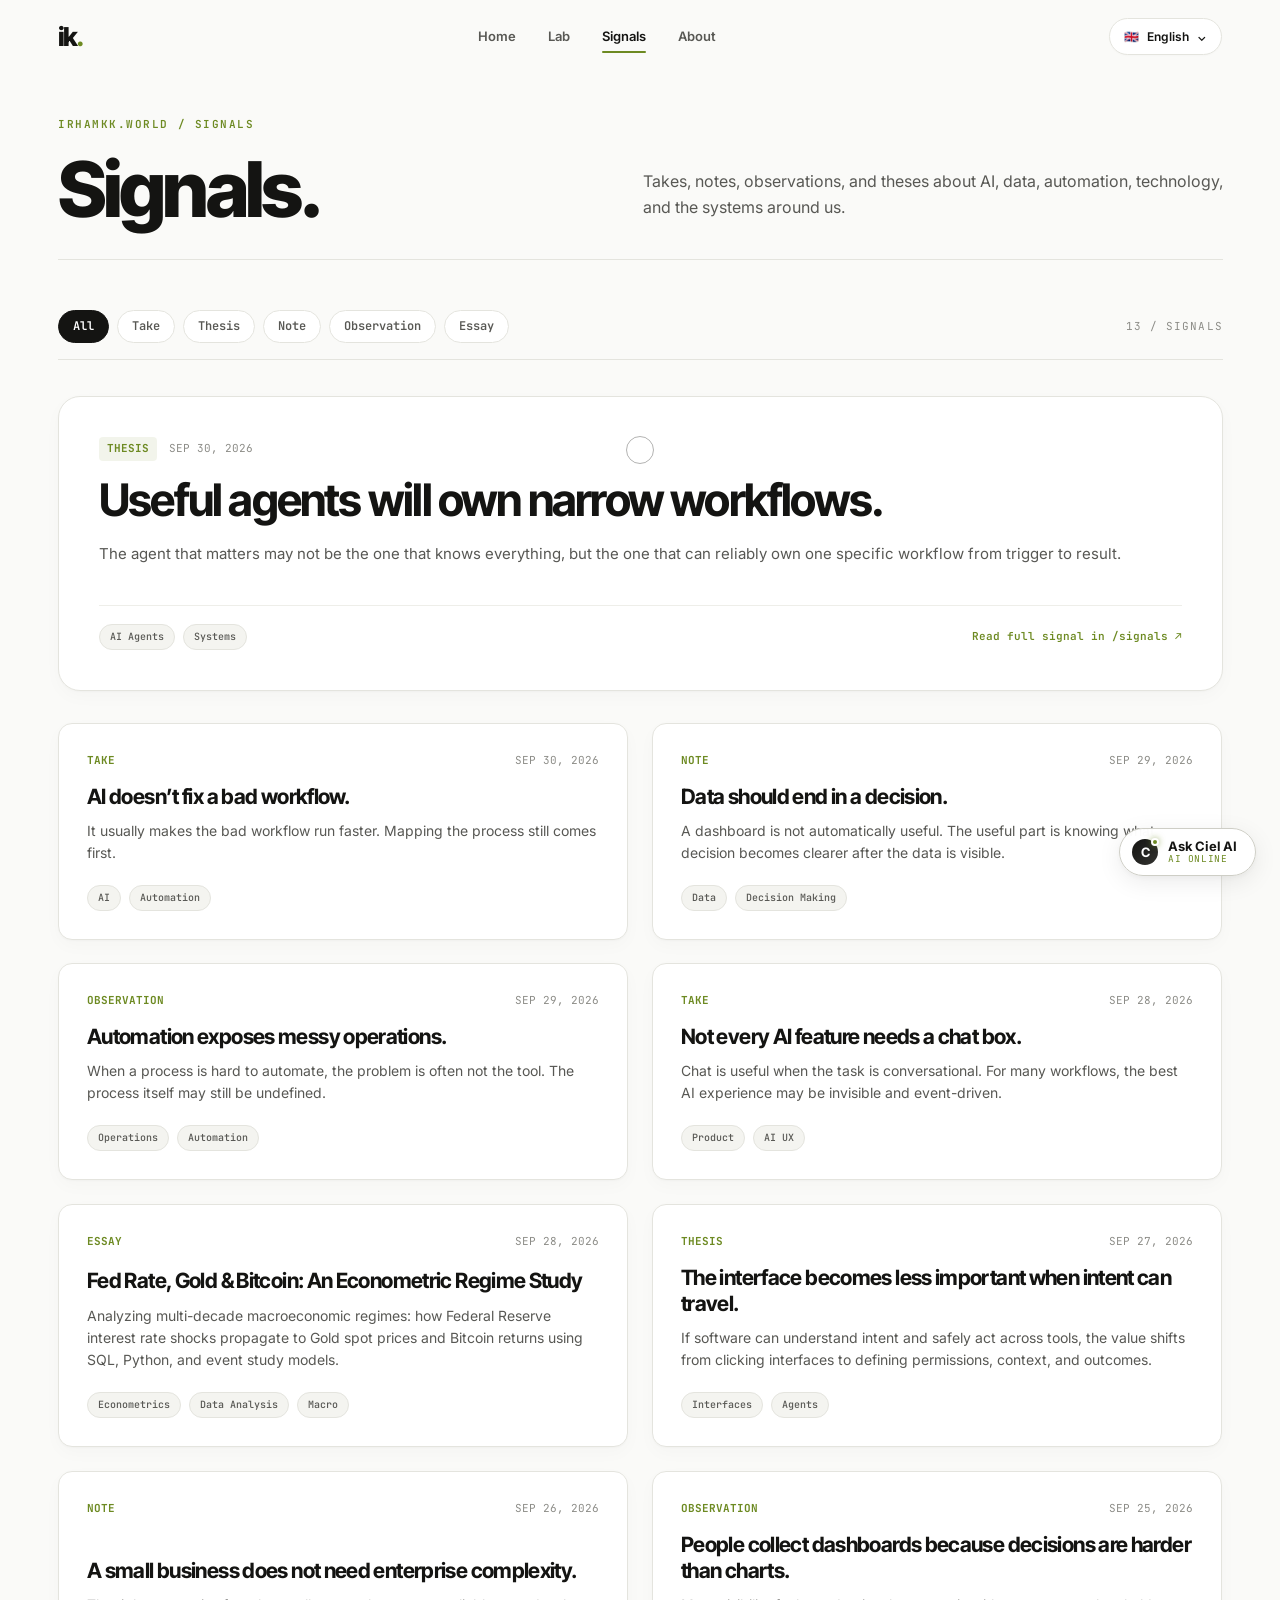
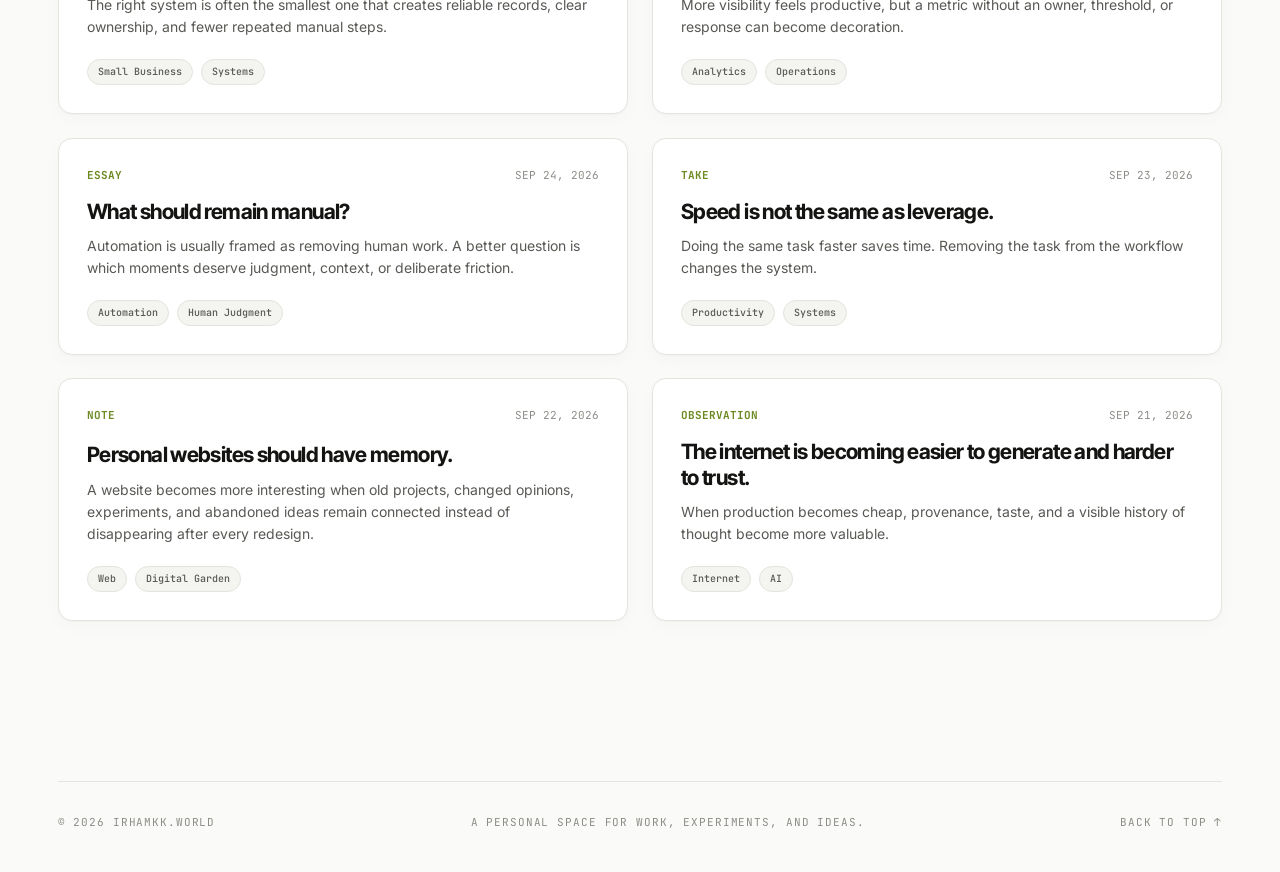
<file: signals.html>
<!doctype html><html lang="en"><head>
  <meta charset="utf-8">
  <meta name="viewport" content="width=device-width,initial-scale=1">
  <meta name="theme-color" content="#ffffff">
  <title>Signals — Irham Khairul Kalam</title>
  <meta name="description" content="Takes, notes, observations, and theses from Irham Khairul Kalam.">
  <link rel="icon" type="image/svg+xml" href="data:image/svg+xml,%3Csvg xmlns='http://www.w3.org/2000/svg' viewBox='0 0 64 64'%3E%3Crect width='64' height='64' fill='%23ffffff'/%3E%3Ctext x='8' y='44' font-family='Arial,sans-serif' font-size='38' font-weight='700' fill='%23111111'%3Eik.%3C/text%3E%3C/svg%3E">
  <link rel="preconnect" href="https://fonts.googleapis.com">
  <link rel="preconnect" href="https://fonts.gstatic.com" crossorigin>
  <link href="https://fonts.googleapis.com/css2?family=Inter:wght@400;500;600&family=Inter+Tight:wght@500;600;700&display=swap" rel="stylesheet">
  <link rel="stylesheet" href="/style.css">
</head><body data-page="signals">
<div class="scroll-progress-bar" id="scrollProgress" aria-hidden="true"></div>
<header class="nav" id="nav">
  <div class="nav-inner">
    <a class="brand" href="/#home" aria-label="Home">ik<span class="dot">.</span></a>
    <nav class="nav-links" aria-label="Primary navigation">
      <a href="/#home" data-page-link="home" data-i18n="nav.home">Home</a>
      <a href="/lab" data-page-link="lab" data-i18n="nav.lab">Lab</a>
      <a href="/signals" data-page-link="signals" data-i18n="nav.signals">Signals</a>
      <a href="/about" data-page-link="about" data-i18n="nav.about">About</a>
    </nav>
    <div class="nav-right">
      <div class="lang" id="lang">
        <button class="lang-btn" id="langBtn" aria-expanded="false"><span id="langFlag">🇬🇧</span><span id="langLabel">English</span><span>⌄</span></button>
        <div class="lang-menu">
          <button class="lang-option" data-language="en" aria-pressed="true">🇬🇧 English</button>
          <button class="lang-option" data-language="id" aria-pressed="false">🇮🇩 Indonesia</button>
        </div>
      </div>
      <button class="menu-toggle" id="menuToggle" aria-expanded="false"><span data-i18n="ui.menu">Menu</span><span class="menu-icon" aria-hidden="true"><i></i><i></i><i></i></span></button>
    </div>
  </div>
</header>
<div class="mobile-menu" id="mobileMenu">
  <a href="/#home" data-i18n="nav.home">Home</a>
  <a href="/lab" data-i18n="nav.lab">Lab</a>
  <a href="/signals" data-i18n="nav.signals">Signals</a>
  <a href="/about" data-i18n="nav.about">About</a>
</div>
<main class="subpage">
  <section class="page-hero wrap signals-hero reveal">
    <div class="section-kicker">IRHAMKK.WORLD / SIGNALS</div>
    <div class="page-hero-grid">
      <h1 data-i18n="signals.title">Signals.</h1>
      <p data-i18n="signals.copy">Takes, notes, observations, and theses about AI, data, automation, technology, and the systems around us.</p>
    </div>
  </section>

  <section class="wrap signals-desk">
    <div class="signals-toolbar reveal">
      <div class="signals-filters" id="signalFilters">
        <button class="is-active" data-filter="all" data-i18n="signals.all">All</button>
        <button data-filter="TAKE" data-i18n="signals.take">Take</button>
        <button data-filter="THESIS" data-i18n="signals.thesis">Thesis</button>
        <button data-filter="NOTE" data-i18n="signals.note">Note</button>
        <button data-filter="OBSERVATION" data-i18n="signals.observation">Observation</button>
        <button data-filter="ESSAY" data-i18n="signals.essay">Essay</button>
      </div>
      <span class="signals-count" id="signalsCount"></span>
    </div>

    <div class="signals-featured reveal" id="signalsFeatured"></div>
    <div class="signals-stream" id="signalsGrid"></div>
  </section>
</main>
<footer class="site-footer wrap">
  <span>© 2026 IRHAMKK.WORLD</span>
  <span data-i18n="footer.note">A personal space for work, experiments, and ideas.</span>
  <a href="/#home" data-i18n="footer.home">Back home ↑</a>
</footer>
<script src="/script.js" defer></script></body></html>
</file>
<file: style.css>
/* =========================================================
   IRHAMKK.WORLD — Light Editorial Design System
   Architecture: Home / Lab / Signals / About
   Design Philosophy: Swiss Minimalist, Warm Editorial, Clean Contrast
   ========================================================= */

@import url('https://fonts.googleapis.com/css2?family=Inter:wght@400;500;600;700&family=Inter+Tight:wght@500;600;700;800&family=JetBrains+Mono:wght@400;500;600&display=swap');

:root {
  --bg: #fafaf8;
  --surface: #ffffff;
  --surface-soft: #f4f4f0;
  --surface-hover: #ecece6;
  
  --ink: #141412;
  --ink-secondary: #585854;
  --muted: #8c8c87;
  --line: #e4e4de;
  --line-strong: #cecec6;
  --line-subtle: #eeeee9;
  
  --accent: #6d8a22;
  --accent-soft: rgba(109, 138, 34, 0.09);
  --accent-border: rgba(109, 138, 34, 0.28);
  --accent-hover: #587019;

  --max: 1360px;
  --pad: clamp(20px, 4.5vw, 64px);
  --sans: "Inter", -apple-system, BlinkMacSystemFont, sans-serif;
  --display: "Inter Tight", "Inter", sans-serif;
  --mono: "JetBrains Mono", monospace;
  --ease: cubic-bezier(0.16, 1, 0.3, 1);
  
  --radius-xs: 4px;
  --radius-sm: 8px;
  --radius-md: 14px;
  --radius-lg: 22px;
  --radius-full: 9999px;
  
  --shadow-subtle: 0 1px 3px rgba(0, 0, 0, 0.03), 0 6px 18px rgba(0, 0, 0, 0.025);
  --shadow-hover: 0 4px 14px rgba(0, 0, 0, 0.05), 0 18px 36px rgba(0, 0, 0, 0.035);
}

*, *::before, *::after {
  box-sizing: border-box;
}

html {
  scroll-behavior: smooth;
  background: var(--bg);
  overflow-x: hidden;
}

body {
  margin: 0;
  background: var(--bg);
  color: var(--ink);
  font-family: var(--sans);
  -webkit-font-smoothing: antialiased;
  -moz-osx-font-smoothing: grayscale;
  line-height: 1.6;
  overflow-x: hidden;
}

::selection {
  background: #e2ebb0;
  color: #141412;
}

a {
  color: inherit;
  text-decoration: none;
}

button {
  font: inherit;
  color: inherit;
  background: none;
  border: none;
  cursor: pointer;
}

img {
  display: block;
  max-width: 100%;
}

.wrap {
  width: min(calc(100% - (var(--pad) * 2)), var(--max));
  margin: 0 auto;
}

/* =========================================================
   SCROLL READING PROGRESS BAR
   ========================================================= */
.scroll-progress-bar {
  position: fixed;
  top: 0;
  left: 0;
  height: 2.5px;
  background: linear-gradient(90deg, var(--accent) 0%, #9cb833 100%);
  z-index: 999;
  width: 0%;
  transition: width 0.08s linear;
  box-shadow: 0 0 10px rgba(109, 138, 34, 0.35);
}

.section-kicker {
  font-family: var(--mono);
  font-size: 11px;
  font-weight: 600;
  text-transform: uppercase;
  letter-spacing: 0.14em;
  color: var(--accent);
  display: inline-block;
  white-space: nowrap;
  margin-bottom: 8px;
}

/* =========================================================
   NAVIGATION BAR (SCROLL DYNAMICS)
   ========================================================= */
.nav {
  position: fixed;
  top: 0;
  left: 0;
  right: 0;
  height: 74px;
  z-index: 100;
  border-bottom: 1px solid transparent;
  transition: transform 0.32s var(--ease), background 0.3s ease, border-color 0.3s ease, box-shadow 0.3s ease;
}

.nav.scrolled {
  background: rgba(250, 250, 248, 0.94);
  backdrop-filter: blur(14px);
  -webkit-backdrop-filter: blur(14px);
  border-bottom-color: var(--line);
  box-shadow: 0 2px 18px rgba(0, 0, 0, 0.03);
}

.nav.nav-compact {
  transform: translateY(-4px);
  background: rgba(250, 250, 248, 0.98);
  box-shadow: 0 4px 24px rgba(0, 0, 0, 0.05);
}

.nav-inner {
  width: min(calc(100% - (var(--pad) * 2)), var(--max));
  height: 100%;
  margin: 0 auto;
  display: grid;
  grid-template-columns: auto 1fr auto;
  align-items: center;
  gap: 32px;
}

.brand {
  font-family: var(--display);
  font-size: 26px;
  font-weight: 800;
  letter-spacing: -0.06em;
  color: var(--ink);
  transition: opacity 0.2s ease, transform 0.2s ease;
}

.brand:hover {
  opacity: 0.8;
  transform: scale(1.02);
}

.brand .dot {
  color: var(--accent);
}

.nav-links {
  display: flex;
  justify-content: center;
  align-items: center;
  gap: 32px;
}

.nav-links a {
  font-size: 13px;
  font-weight: 600;
  color: var(--ink-secondary);
  position: relative;
  padding: 6px 0;
  transition: color 0.2s ease;
}

.nav-links a:hover,
.nav-links a.active {
  color: var(--ink);
}

.nav-links a::after {
  content: "";
  position: absolute;
  left: 0;
  right: 100%;
  bottom: 0;
  height: 2px;
  background: var(--accent);
  transition: right 0.25s var(--ease);
  border-radius: 2px;
}

.nav-links a:hover::after,
.nav-links a.active::after {
  right: 0;
}

.nav-right {
  display: flex;
  align-items: center;
  gap: 12px;
}

.lang {
  position: relative;
}

.lang-btn {
  border: 1px solid var(--line);
  background: var(--surface);
  padding: 8px 14px;
  display: flex;
  align-items: center;
  gap: 8px;
  border-radius: var(--radius-full);
  font-size: 12px;
  font-weight: 600;
  color: var(--ink);
  box-shadow: 0 1px 2px rgba(0,0,0,0.02);
  transition: border-color 0.2s ease, background 0.2s ease;
}

.lang-btn:hover {
  border-color: var(--line-strong);
  background: var(--surface-soft);
}

.lang-menu {
  position: absolute;
  right: 0;
  top: calc(100% + 8px);
  min-width: 154px;
  background: var(--surface);
  border: 1px solid var(--line);
  box-shadow: 0 10px 30px rgba(0,0,0,0.08);
  padding: 6px;
  border-radius: var(--radius-md);
  opacity: 0;
  transform: translateY(-6px);
  pointer-events: none;
  transition: all 0.2s ease;
  z-index: 110;
}

.lang.open .lang-menu {
  opacity: 1;
  transform: translateY(0);
  pointer-events: auto;
}

.lang-option {
  width: 100%;
  padding: 8px 12px;
  text-align: left;
  display: flex;
  gap: 8px;
  align-items: center;
  font-size: 12px;
  font-weight: 500;
  color: var(--ink-secondary);
  border-radius: var(--radius-sm);
  transition: background 0.15s ease, color 0.15s ease;
}

.lang-option:hover,
.lang-option[aria-pressed="true"] {
  background: var(--accent-soft);
  color: var(--accent);
}

.menu-toggle {
  display: none;
  border: 1px solid var(--line);
  background: var(--surface);
  padding: 8px 14px;
  border-radius: var(--radius-full);
  font-size: 12px;
  font-weight: 600;
  align-items: center;
  gap: 8px;
}

.menu-icon {
  display: flex;
  flex-direction: column;
  gap: 3px;
}

.menu-icon i {
  display: block;
  width: 14px;
  height: 1.5px;
  background: var(--ink);
  border-radius: 1px;
}

.mobile-menu {
  display: none;
  position: fixed;
  z-index: 95;
  top: 74px;
  left: 0;
  right: 0;
  background: var(--surface);
  border-bottom: 1px solid var(--line);
  padding: 20px var(--pad) 28px;
  box-shadow: 0 20px 40px rgba(0, 0, 0, 0.08);
}

.mobile-menu.open {
  display: block;
}

.mobile-menu a {
  display: block;
  text-decoration: none;
  padding: 14px 0;
  border-bottom: 1px solid var(--line-subtle);
  font-family: var(--display);
  font-size: 22px;
  font-weight: 700;
  color: var(--ink);
}

.mobile-menu a:last-child {
  border-bottom: none;
}

/* =========================================================
   HOME: HERO SECTION
   ========================================================= */
.home-hero {
  min-height: 100svh;
  padding: 106px 0 36px;
  display: flex;
  flex-direction: column;
  justify-content: space-between;
}

.hero-topline {
  display: flex;
  justify-content: space-between;
  align-items: center;
  gap: 16px;
}

.availability {
  display: inline-flex;
  align-items: center;
  gap: 8px;
  font-size: 12px;
  font-weight: 500;
  color: var(--ink-secondary);
  background: var(--surface);
  border: 1px solid var(--line);
  padding: 5px 14px;
  border-radius: var(--radius-full);
}

.availability i {
  width: 8px;
  height: 8px;
  background: #39b54a;
  border-radius: 50%;
  position: relative;
}

.availability i::after {
  content: "";
  position: absolute;
  inset: -3px;
  border-radius: 50%;
  border: 1px solid rgba(57, 181, 74, 0.4);
  animation: pulse 2.4s infinite;
}

@keyframes pulse {
  0% { transform: scale(0.9); opacity: 0.8; }
  70% { transform: scale(1.6); opacity: 0; }
  100% { transform: scale(0.9); opacity: 0; }
}

.hero-year {
  font-family: var(--mono);
  font-size: 11px;
  letter-spacing: 0.12em;
  text-transform: uppercase;
  color: var(--muted);
}

.hero-stage {
  position: relative;
  min-height: 600px;
  display: flex;
  align-items: center;
  justify-content: center;
  margin: 20px 0;
}

.hero-name {
  position: absolute;
  top: 24px;
  left: 0;
  right: 0;
  margin: 0;
  font-family: var(--display);
  font-size: clamp(48px, 6.8vw, 108px);
  font-weight: 800;
  line-height: 0.92;
  letter-spacing: -0.055em;
  text-transform: uppercase;
  text-align: center;
  white-space: nowrap;
  color: var(--ink);
  z-index: 1;
}

.hero-name .outline {
  -webkit-text-fill-color: var(--bg);
  -webkit-text-stroke: 1.8px var(--ink);
  color: var(--bg);
}

.hero-photo {
  position: absolute;
  left: 50%;
  bottom: 0;
  transform: translateX(-50%);
  width: min(44vw, 560px);
  z-index: 2;
  pointer-events: none;
  will-change: transform;
}

.hero-photo img {
  width: 100%;
  height: auto;
  object-fit: contain;
  filter: contrast(1.04) brightness(0.99);
}

.hero-left {
  position: absolute;
  left: 0;
  bottom: 40px;
  max-width: 330px;
  z-index: 3;
}

.hero-role {
  font-family: var(--display);
  font-size: clamp(22px, 2.2vw, 32px);
  font-weight: 700;
  line-height: 1.1;
  letter-spacing: -0.04em;
  margin: 0 0 12px;
  color: var(--ink);
}

.hero-copy {
  font-size: 14px;
  line-height: 1.62;
  color: var(--ink-secondary);
  margin: 0 0 20px;
}

.hero-cta {
  display: inline-flex;
  align-items: center;
  gap: 10px;
  background: var(--ink);
  color: #fff;
  padding: 12px 20px;
  border-radius: var(--radius-full);
  font-size: 13px;
  font-weight: 600;
  transition: transform 0.25s var(--ease), background 0.2s ease;
}

.hero-cta:hover {
  transform: translateY(-2px);
  background: #2b2b29;
}

.hero-right {
  position: absolute;
  right: 0;
  bottom: 40px;
  display: flex;
  flex-direction: column;
  gap: 10px;
  z-index: 3;
}

.social-pill {
  display: flex;
  align-items: center;
  justify-content: space-between;
  gap: 16px;
  min-width: 126px;
  padding: 9px 15px;
  border: 1px solid var(--line);
  border-radius: var(--radius-full);
  font-size: 12px;
  font-weight: 600;
  background: var(--surface);
  color: var(--ink);
  box-shadow: 0 1px 3px rgba(0,0,0,0.02);
  transition: transform 0.25s var(--ease), border-color 0.2s ease;
}

.social-pill:hover {
  border-color: var(--ink);
  transform: translateX(-3px);
}

.scroll-indicator {
  position: absolute;
  left: 50%;
  bottom: -28px;
  transform: translateX(-50%);
  z-index: 4;
  display: flex;
  flex-direction: column;
  align-items: center;
  gap: 8px;
  font-family: var(--mono);
  font-size: 10px;
  letter-spacing: 0.15em;
  text-transform: uppercase;
  color: var(--muted);
  transition: transform 0.25s var(--ease), color 0.2s ease;
}

.scroll-indicator:hover {
  color: var(--ink);
  transform: translateX(-50%) translateY(3px);
}

.scroll-indicator span:first-child {
  background: rgba(255, 255, 255, 0.92);
  backdrop-filter: blur(8px);
  -webkit-backdrop-filter: blur(8px);
  padding: 3px 10px;
  border-radius: var(--radius-full);
  border: 1px solid var(--line);
  font-weight: 600;
  box-shadow: 0 2px 6px rgba(0, 0, 0, 0.04);
}

.scroll-line {
  width: 1px;
  height: 36px;
  background: var(--line);
  position: relative;
  overflow: hidden;
}

.scroll-line::after {
  content: "";
  position: absolute;
  width: 1px;
  height: 18px;
  top: -20px;
  left: 0;
  background: var(--ink);
  animation: scrollLine 1.8s ease-in-out infinite;
}

@keyframes scrollLine {
  0% { top: -20px; }
  80%, 100% { top: 40px; }
}

/* =========================================================
   HOME: OVERVIEW & SIGNALS DESK
   ========================================================= */
.home-overview {
  padding: 90px 0 100px;
  border-top: 1px solid var(--line);
}

.overview-intro {
  margin-bottom: 56px;
}

.overview-intro h2 {
  font-family: var(--display);
  font-size: clamp(32px, 4vw, 54px);
  font-weight: 700;
  letter-spacing: -0.04em;
  line-height: 1.12;
  margin: 8px 0 16px;
  max-width: 900px;
}

.overview-intro p {
  font-size: 16px;
  line-height: 1.65;
  color: var(--ink-secondary);
  max-width: 680px;
  margin: 0;
}

/* Signals Desk Masthead */
.signal-desk {
  background: var(--surface);
  border: 1px solid var(--line);
  border-radius: var(--radius-lg);
  overflow: hidden;
  box-shadow: var(--shadow-subtle);
  margin-bottom: 64px;
}

.signal-desk-mast {
  display: flex;
  justify-content: space-between;
  align-items: center;
  padding: 18px 28px;
  border-bottom: 1px solid var(--line);
  background: var(--surface-soft);
}

.signal-desk-brand {
  display: flex;
  align-items: center;
  text-align: left;
  gap: 14px;
  flex-wrap: wrap;
}

.signal-desk-wordmark {
  font-family: var(--display);
  font-size: 15px;
  font-weight: 800;
  letter-spacing: 0.08em;
  color: var(--ink);
}

.signal-desk-sub {
  font-size: 12.5px;
  color: var(--ink-secondary);
}

.signal-desk-issue {
  display: flex;
  align-items: center;
  gap: 14px;
  font-family: var(--mono);
  font-size: 11px;
  color: var(--muted);
  letter-spacing: 0.06em;
}

.signal-desk-issue-tag {
  display: inline-flex;
  align-items: center;
  gap: 6px;
}

.signal-desk-issue-tag strong {
  color: var(--ink);
  background: var(--surface);
  border: 1px solid var(--line);
  padding: 2px 7px;
  border-radius: 4px;
  font-weight: 700;
}

.signal-desk-grid {
  display: grid;
  grid-template-columns: 1.35fr 1fr;
}

.signal-desk-lead {
  padding: 32px 36px;
  border-right: 1px solid var(--line);
  display: flex;
  flex-direction: column;
  justify-content: flex-start;
  gap: 20px;
}

.signal-desk-sectionline {
  display: flex;
  justify-content: space-between;
  align-items: center;
  padding-bottom: 18px;
  border-bottom: 1px solid var(--line-subtle);
  margin-bottom: 24px;
  font-family: var(--mono);
  font-size: 11px;
  text-transform: uppercase;
  letter-spacing: 0.1em;
  color: var(--muted);
}

.signal-desk-sectionline a {
  color: var(--accent);
  font-weight: 600;
}

.signal-feature {
  display: flex;
  flex-direction: column;
}

.signal-feature-meta {
  display: flex;
  align-items: center;
  gap: 12px;
  font-family: var(--mono);
  font-size: 11px;
  margin-bottom: 14px;
}

.signal-feature-meta span {
  font-weight: 700;
  color: var(--accent);
  background: var(--accent-soft);
  padding: 3px 8px;
  border-radius: var(--radius-xs);
}

.signal-feature-meta time {
  color: var(--muted);
}

.signal-feature h2 {
  font-family: var(--display);
  font-size: clamp(26px, 2.7vw, 40px);
  font-weight: 700;
  letter-spacing: -0.04em;
  line-height: 1.15;
  margin: 0 0 16px;
}

.signal-feature p {
  font-size: 15px;
  line-height: 1.65;
  color: var(--ink-secondary);
  margin: 0 0 18px;
}

.signal-feature-footer {
  display: flex;
  justify-content: space-between;
  align-items: center;
  margin-top: 20px;
  padding-top: 18px;
  border-top: 1px solid var(--line-subtle);
  flex-wrap: wrap;
  gap: 12px;
}

.signal-read-cta {
  font-family: var(--mono);
  font-size: 11px;
  font-weight: 600;
  color: var(--accent);
  display: inline-flex;
  align-items: center;
  gap: 6px;
  transition: transform 0.2s ease;
}

.signal-read-cta:hover {
  transform: translateX(4px);
}

.signal-tags {
  display: flex;
  flex-wrap: wrap;
  gap: 8px;
}

.signal-tags span, .lab-tags span {
  font-family: var(--mono);
  font-size: 10px;
  font-weight: 500;
  background: var(--surface-soft);
  color: var(--ink-secondary);
  border: 1px solid var(--line);
  padding: 4px 10px;
  border-radius: var(--radius-full);
}

.signal-desk-rail {
  padding: 24px 28px;
  display: flex;
  flex-direction: column;
}

.signal-desk-rail-head {
  display: flex;
  justify-content: space-between;
  align-items: center;
  padding-bottom: 14px;
  border-bottom: 1px solid var(--line-subtle);
  margin-bottom: 12px;
  font-family: var(--mono);
  font-size: 11px;
  text-transform: uppercase;
  letter-spacing: 0.1em;
  color: var(--muted);
}

.signal-desk-rail-head span:last-child {
  background: var(--surface-soft);
  padding: 2px 8px;
  border-radius: var(--radius-full);
  color: var(--ink);
  font-weight: 600;
}

/* Interactive Mini Signals Rail */
.home-signal-mini {
  cursor: pointer;
  padding: 16px 14px;
  border-radius: var(--radius-md);
  border: 1px solid transparent;
  border-bottom: 1px solid var(--line-subtle);
  transition: all 0.22s var(--ease);
}

.home-signal-mini:last-child {
  border-bottom: 1px solid transparent;
}

.home-signal-mini:hover {
  background: var(--surface-soft);
  border-color: var(--line);
  transform: translateX(3px);
}

.home-signal-mini.is-active {
  background: var(--surface-soft);
  border-color: var(--accent-border);
  box-shadow: 0 2px 10px rgba(109, 138, 34, 0.08);
}

.home-signal-mini.is-active h3 {
  color: var(--accent);
}

.home-signal-mini div {
  display: flex;
  align-items: center;
  gap: 10px;
  font-family: var(--mono);
  font-size: 10px;
  margin-bottom: 6px;
}

.home-signal-mini div span {
  font-weight: 700;
  color: var(--accent);
}

.home-signal-mini div time {
  color: var(--muted);
}

.home-signal-mini h3 {
  font-family: var(--display);
  font-size: 16px;
  font-weight: 700;
  letter-spacing: -0.025em;
  line-height: 1.25;
  margin: 0 0 6px;
}

.home-signal-mini p {
  font-size: 13px;
  line-height: 1.5;
  color: var(--ink-secondary);
  margin: 0;
  display: -webkit-box;
  -webkit-line-clamp: 2;
  -webkit-box-orient: vertical;
  overflow: hidden;
}

/* =========================================================
   HOME: VERTICAL STACKED LAB & SELECTED PROJECTS
   ========================================================= */
.home-columns {
  display: grid;
  grid-template-columns: 1fr 1fr;
  gap: 40px;
  margin-bottom: 64px;
}

.home-column {
  background: var(--surface);
  border: 1px solid var(--line);
  border-radius: var(--radius-lg);
  padding: 32px 30px;
  box-shadow: var(--shadow-subtle);
}

.overview-label {
  display: flex;
  justify-content: space-between;
  align-items: center;
  padding-bottom: 18px;
  border-bottom: 1px solid var(--line);
  margin-bottom: 16px;
}

.overview-label span {
  font-family: var(--display);
  font-size: 19px;
  font-weight: 700;
  letter-spacing: -0.03em;
}

.overview-label a {
  font-size: 12px;
  font-weight: 600;
  color: var(--accent);
}

.home-list {
  display: flex;
  flex-direction: column;
  gap: 8px;
}

/* Redesigned Clean Stacked Row */
.home-row {
  display: flex;
  flex-direction: column;
  padding: 18px 16px;
  border-radius: var(--radius-md);
  border: 1px solid transparent;
  border-bottom: 1px solid var(--line-subtle);
  background: transparent;
  transition: background 0.22s ease, transform 0.22s var(--ease), border-color 0.22s ease, box-shadow 0.22s ease;
  text-decoration: none;
}

.home-row:last-child {
  border-bottom: 1px solid transparent;
}

.home-row:hover {
  background: var(--surface-soft);
  transform: translateY(-2px);
  border-color: var(--line);
  box-shadow: 0 4px 16px rgba(0, 0, 0, 0.03);
}

.home-row-top {
  display: flex;
  justify-content: space-between;
  align-items: center;
  margin-bottom: 6px;
}

.home-row-tag {
  font-family: var(--mono);
  font-size: 10px;
  font-weight: 600;
  color: var(--accent);
  letter-spacing: 0.08em;
}

.home-row-arrow {
  font-size: 13px;
  font-weight: 600;
  color: var(--muted);
  transition: transform 0.2s ease, color 0.2s ease;
}

.home-row:hover .home-row-arrow {
  color: var(--accent);
  transform: translate(2px, -2px);
}

.home-row-title {
  font-family: var(--display);
  font-size: 17px;
  font-weight: 700;
  letter-spacing: -0.025em;
  color: var(--ink);
  margin: 0 0 6px;
  line-height: 1.25;
}

.home-row-desc {
  font-size: 13px;
  line-height: 1.55;
  color: var(--ink-secondary);
  margin: 0;
}

/* =========================================================
   HOME: CORE AI & SYSTEMS COMPETENCIES MATRIX
   ========================================================= */
.home-competencies {
  margin-bottom: 72px;
}

.competencies-head {
  display: flex;
  justify-content: space-between;
  align-items: flex-end;
  gap: 32px;
  margin-bottom: 32px;
}

.competencies-title {
  font-family: var(--display);
  font-size: clamp(26px, 3.4vw, 38px);
  font-weight: 700;
  letter-spacing: -0.035em;
  line-height: 1.15;
  margin: 8px 0 0;
  color: var(--ink);
}

.competencies-desc {
  font-size: 14.5px;
  line-height: 1.6;
  color: var(--ink-secondary);
  max-width: 480px;
  margin: 0;
}

.competencies-grid {
  display: grid;
  grid-template-columns: repeat(2, 1fr);
  gap: 22px;
}

.comp-card {
  background: var(--surface);
  border: 1px solid var(--line);
  border-radius: var(--radius-lg);
  padding: 30px 28px;
  box-shadow: var(--shadow-subtle);
  display: flex;
  flex-direction: column;
  transition: transform 0.24s var(--ease), border-color 0.24s ease, box-shadow 0.24s ease;
  position: relative;
}

.comp-card:hover {
  transform: translateY(-3px);
  border-color: var(--line-strong);
  box-shadow: var(--shadow-hover);
}

.comp-card-top {
  display: flex;
  align-items: center;
  justify-content: space-between;
  margin-bottom: 14px;
}

.comp-card-badge {
  font-family: var(--mono);
  font-size: 10px;
  font-weight: 700;
  letter-spacing: 0.08em;
  background: var(--surface-soft);
  color: var(--ink);
  padding: 3px 8px;
  border-radius: var(--radius-xs);
  border: 1px solid var(--line);
}

.comp-card-sub {
  font-family: var(--mono);
  font-size: 10px;
  font-weight: 600;
  color: var(--accent);
  letter-spacing: 0.08em;
  text-transform: uppercase;
}

.comp-card h3 {
  font-family: var(--display);
  font-size: 21px;
  font-weight: 700;
  letter-spacing: -0.025em;
  line-height: 1.22;
  margin: 0 0 10px;
  color: var(--ink);
}

.comp-card p {
  font-size: 13.5px;
  line-height: 1.6;
  color: var(--ink-secondary);
  margin: 0 0 20px;
  flex-grow: 1;
}

.comp-pills {
  display: flex;
  flex-wrap: wrap;
  gap: 7px;
  padding-top: 16px;
  border-top: 1px solid var(--line-subtle);
}

.comp-pills span {
  font-family: var(--mono);
  font-size: 11px;
  color: var(--ink);
  background: var(--surface-soft);
  border: 1px solid var(--line);
  padding: 3px 10px;
  border-radius: var(--radius-full);
  line-height: 1.4;
  transition: border-color 0.2s ease, background 0.2s ease;
}

.comp-card:hover .comp-pills span {
  border-color: var(--line-strong);
  background: #ffffff;
}

/* Home About Strip */
.home-about-strip {
  background: var(--surface);
  border: 1px solid var(--line);
  border-radius: var(--radius-lg);
  padding: 36px 40px;
  display: grid;
  grid-template-columns: 1.3fr 1.3fr auto;
  gap: 36px;
  align-items: center;
  box-shadow: var(--shadow-subtle);
}

.home-about-strip h3 {
  font-family: var(--display);
  font-size: 24px;
  font-weight: 700;
  letter-spacing: -0.04em;
  margin: 6px 0 0;
  line-height: 1.2;
}

.home-about-strip p {
  font-size: 14px;
  line-height: 1.6;
  color: var(--ink-secondary);
  margin: 0;
}

.home-about-strip a {
  display: inline-flex;
  align-items: center;
  gap: 8px;
  background: var(--ink);
  color: #fff;
  padding: 12px 22px;
  border-radius: var(--radius-full);
  font-size: 13px;
  font-weight: 600;
  white-space: nowrap;
  transition: transform 0.2s ease;
}

.home-about-strip a:hover {
  transform: translateY(-2px);
}

/* =========================================================
   SUBPAGE SHARED HEADER
   ========================================================= */
.subpage {
  padding-top: 110px;
  padding-bottom: 100px;
}

.page-hero {
  margin-bottom: 50px;
  padding-bottom: 32px;
  border-bottom: 1px solid var(--line);
}

.page-hero-grid {
  display: grid;
  grid-template-columns: auto 1fr;
  align-items: end;
  gap: 40px;
  margin-top: 12px;
}

.page-hero h1 {
  font-family: var(--display);
  font-size: clamp(48px, 6vw, 84px);
  font-weight: 800;
  letter-spacing: -0.05em;
  line-height: 0.95;
  margin: 0;
}

.page-hero p {
  font-size: 16px;
  line-height: 1.6;
  color: var(--ink-secondary);
  max-width: 580px;
  margin: 0 0 6px auto;
}

/* =========================================================
   LAB PAGE & CIEL CHAT INTERFACE
   ========================================================= */
.ciel-lab {
  margin-bottom: 84px;
}

.ciel-lab-head {
  display: flex;
  justify-content: space-between;
  align-items: flex-end;
  margin-bottom: 20px;
}

.ciel-lab-head h2 {
  font-family: var(--display);
  font-size: 32px;
  font-weight: 700;
  letter-spacing: -0.03em;
  margin: 4px 0 0;
}

.ciel-lab-meta {
  display: flex;
  align-items: center;
  gap: 16px;
  font-size: 12px;
}

.ciel-lab-meta span {
  display: inline-flex;
  align-items: center;
  gap: 8px;
  color: var(--muted);
}

.ciel-lab-meta span i {
  width: 7px;
  height: 7px;
  border-radius: 50%;
  background: #22c55e;
  box-shadow: 0 0 8px rgba(34, 197, 94, 0.4);
}

.ciel-lab-meta strong {
  font-family: var(--mono);
  background: var(--surface-soft);
  border: 1px solid var(--line);
  padding: 4px 10px;
  border-radius: var(--radius-sm);
}

.ciel-app {
  background: var(--surface);
  border: 1px solid var(--line);
  border-radius: var(--radius-lg);
  box-shadow: var(--shadow-subtle);
  overflow: hidden;
  display: flex;
  flex-direction: column;
}

.ciel-app-top {
  display: flex;
  justify-content: space-between;
  align-items: center;
  padding: 16px 24px;
  background: var(--surface-soft);
  border-bottom: 1px solid var(--line);
}

.ciel-brand {
  display: flex;
  align-items: center;
  gap: 12px;
}

.ciel-symbol {
  width: 32px;
  height: 32px;
  border-radius: 50%;
  background: var(--ink);
  color: #fff;
  display: grid;
  place-items: center;
  font-family: var(--display);
  font-size: 16px;
  font-weight: 800;
}

.ciel-brand strong {
  font-family: var(--display);
  font-size: 15px;
  font-weight: 700;
  display: block;
  line-height: 1.2;
}

.ciel-brand small {
  font-size: 11px;
  color: var(--ink-secondary);
}

.ciel-status-pill {
  display: inline-flex;
  align-items: center;
  gap: 6px;
  font-family: var(--mono);
  font-size: 11px;
  font-weight: 600;
  color: var(--accent);
  background: var(--surface);
  border: 1px solid var(--line);
  padding: 4px 10px;
  border-radius: var(--radius-full);
}

.ciel-status-pill i {
  width: 6px;
  height: 6px;
  background: #22c55e;
  border-radius: 50%;
}

.ciel-chat-stage {
  min-height: 360px;
  max-height: 480px;
  overflow-y: auto;
  padding: 36px 32px;
  display: flex;
  flex-direction: column;
}

.ciel-empty {
  margin: auto;
  text-align: center;
  max-width: 480px;
  width: 100%;
}

.ciel-empty-orb {
  width: 44px;
  height: 44px;
  border-radius: 50%;
  background: var(--surface-soft);
  border: 1px solid var(--line);
  display: inline-grid;
  place-items: center;
  font-family: var(--display);
  font-size: 19px;
  font-weight: 800;
  color: var(--accent);
  margin-bottom: 14px;
  box-shadow: 0 2px 8px rgba(0, 0, 0, 0.03);
}

.ciel-empty h3 {
  font-family: var(--display);
  font-size: 21px;
  font-weight: 700;
  letter-spacing: -0.03em;
  margin: 0 0 6px;
  color: var(--ink);
}

.ciel-empty p {
  font-size: 13.5px;
  color: var(--ink-secondary);
  line-height: 1.5;
  margin: 0 0 20px;
}

.ciel-prompts {
  display: flex;
  flex-direction: column;
  gap: 8px;
  width: 100%;
}

.ciel-prompts button {
  display: flex;
  align-items: center;
  justify-content: space-between;
  width: 100%;
  background: var(--surface);
  border: 1px solid var(--line);
  padding: 11px 16px;
  border-radius: 10px;
  font-size: 12.5px;
  font-weight: 500;
  color: var(--ink);
  text-align: left;
  cursor: pointer;
  transition: all 0.2s cubic-bezier(0.16, 1, 0.3, 1);
  box-shadow: 0 1px 2px rgba(0, 0, 0, 0.02);
}

.ciel-prompts button::after {
  content: "↗";
  font-size: 12px;
  color: var(--muted);
  margin-left: 10px;
  flex-shrink: 0;
  transition: transform 0.2s ease, color 0.2s ease;
}

.ciel-prompts button:hover {
  background: var(--surface-soft);
  border-color: var(--ink);
  color: var(--ink);
  transform: translateY(-1px);
  box-shadow: 0 3px 8px rgba(0, 0, 0, 0.04);
}

.ciel-prompts button:hover::after {
  color: var(--accent);
  transform: translate(2px, -2px);
}

.ciel-thread {
  display: flex;
  flex-direction: column;
  gap: 16px;
}

.ciel-message {
  max-width: 80%;
  padding: 12px 18px;
  border-radius: var(--radius-md);
  font-size: 14px;
  line-height: 1.55;
  animation: messageIn 0.25s var(--ease) both;
}

@keyframes messageIn {
  from { opacity: 0; transform: translateY(6px); }
  to { opacity: 1; transform: none; }
}

.ciel-message.user {
  align-self: flex-end;
  background: var(--ink);
  color: #fff;
  border-bottom-right-radius: 4px;
}

.ciel-message.assistant {
  align-self: flex-start;
  background: var(--surface-soft);
  border: 1px solid var(--line);
  color: var(--ink);
  border-bottom-left-radius: 4px;
  line-height: 1.6;
}

.ciel-message.assistant p {
  margin: 0 0 10px;
}

.ciel-message.assistant p:last-child {
  margin-bottom: 0;
}

.ciel-message.assistant ul,
.ciel-message.assistant ol {
  margin: 8px 0 12px;
  padding-left: 20px;
}

.ciel-message.assistant li {
  margin-bottom: 5px;
  line-height: 1.55;
}

.ciel-message.assistant strong {
  color: var(--ink);
  font-weight: 600;
}

.ciel-message.assistant blockquote {
  margin: 10px 0;
  padding: 8px 14px;
  border-left: 3px solid var(--accent);
  background: var(--surface);
  border-radius: 0 var(--radius-sm) var(--radius-sm) 0;
  font-style: italic;
}

.ciel-message.assistant code {
  font-family: var(--mono);
  font-size: 0.88em;
  background: var(--surface);
  border: 1px solid var(--line);
  padding: 1.5px 5px;
  border-radius: 4px;
}

.ciel-sources {
  display: flex;
  flex-wrap: wrap;
  align-items: center;
  gap: 6px;
  margin-top: 10px;
  padding-top: 8px;
  border-top: 1px solid rgba(0, 0, 0, 0.07);
}

.ciel-sources > span {
  color: var(--muted);
  font-size: 10px;
  font-family: var(--mono);
  font-weight: 600;
  text-transform: uppercase;
  letter-spacing: 0.06em;
}

.ciel-source-pill {
  display: inline-flex;
  align-items: center;
  background: var(--surface);
  border: 1px solid var(--line);
  padding: 2px 8px;
  border-radius: var(--radius-full);
  font-size: 11px;
  color: var(--accent);
  text-decoration: none;
  font-weight: 500;
  transition: all 0.2s ease;
}

.ciel-source-pill:hover {
  background: var(--surface-soft);
  border-color: var(--accent);
  transform: translateY(-1px);
}

/* AI Chatbot typing animation (3 pulsing bouncing dots) */
.ciel-message.typing-bubble {
  display: inline-flex;
  align-items: center;
  gap: 5px;
  padding: 14px 18px;
  min-width: 60px;
  min-height: 42px;
}

.typing-dot {
  width: 6px;
  height: 6px;
  background: var(--muted);
  border-radius: 50%;
  display: inline-block;
  animation: typingBounce 1.3s infinite ease-in-out;
}

.typing-dot:nth-child(1) { animation-delay: 0s; }
.typing-dot:nth-child(2) { animation-delay: 0.2s; }
.typing-dot:nth-child(3) { animation-delay: 0.4s; }

@keyframes typingBounce {
  0%, 60%, 100% { transform: translateY(0); opacity: 0.35; }
  30% { transform: translateY(-5px); opacity: 1; background: var(--accent); }
}

/* Modern Unified Composer */
.ciel-composer {
  padding: 16px 20px 14px;
  border-top: 1px solid var(--line);
  background: var(--surface);
}

.ciel-input-box {
  display: flex;
  flex-direction: column;
  border: 1px solid var(--line);
  border-radius: var(--radius-md);
  background: var(--surface-soft);
  padding: 10px 14px 8px;
  transition: border-color 0.2s ease, background 0.2s ease, box-shadow 0.2s ease;
}

.ciel-input-box:focus-within {
  border-color: var(--ink);
  background: var(--surface);
  box-shadow: 0 0 0 3px rgba(0, 0, 0, 0.04);
}

.ciel-composer textarea {
  width: 100%;
  border: none;
  background: transparent;
  padding: 2px 0 8px;
  font-family: inherit;
  font-size: 13.5px;
  line-height: 1.45;
  color: var(--ink);
  resize: none;
  outline: none;
  min-height: 24px;
  max-height: 120px;
  overflow-y: auto;
}

.ciel-composer textarea::placeholder {
  color: var(--muted);
}

.ciel-composer-actions {
  display: flex;
  justify-content: space-between;
  align-items: center;
  gap: 12px;
  padding-top: 6px;
  border-top: 1px solid rgba(0, 0, 0, 0.05);
}

.ciel-composer-left {
  display: flex;
  align-items: center;
  gap: 8px;
}

.ciel-model {
  position: relative;
  display: inline-flex;
  align-items: center;
}

.ciel-model select {
  appearance: none;
  background: var(--surface);
  border: 1px solid var(--line);
  border-radius: var(--radius-full);
  padding: 4px 26px 4px 10px;
  font-family: var(--mono);
  font-size: 10.5px;
  font-weight: 600;
  cursor: pointer;
  color: var(--ink);
  transition: border-color 0.2s ease;
}

.ciel-model select:hover {
  border-color: var(--ink);
}

.ciel-model span {
  position: absolute;
  right: 9px;
  pointer-events: none;
  font-size: 9px;
  color: var(--muted);
}

.ciel-send {
  width: 32px;
  height: 32px;
  border-radius: 50%;
  background: var(--ink);
  color: #fff;
  display: grid;
  place-items: center;
  font-size: 15px;
  font-weight: 700;
  flex-shrink: 0;
  border: none;
  cursor: pointer;
  transition: transform 0.2s ease, background 0.2s ease;
}

.ciel-send:hover {
  background: var(--accent);
  transform: translateY(-1px);
}

.ciel-composer-footnote {
  text-align: center;
  margin-top: 8px;
}

.ciel-scope-note {
  font-size: 11px;
  color: var(--muted);
  line-height: 1.4;
}

/* =========================================================
   LAB: SHIPPED PROJECTS GRID
   ========================================================= */
.lab-shipped {
  margin-top: 56px;
  padding-bottom: 24px;
}

.shipped-grid {
  display: grid;
  grid-template-columns: repeat(2, 1fr);
  gap: 32px;
}

.shipped-card {
  background: var(--surface);
  border: 1px solid var(--line);
  border-radius: var(--radius-lg);
  overflow: hidden;
  display: flex;
  flex-direction: column;
  box-shadow: var(--shadow-subtle);
  transition: transform 0.25s var(--ease), border-color 0.2s ease, box-shadow 0.25s ease;
}

.shipped-card:hover {
  transform: translateY(-4px);
  border-color: var(--line-strong);
  box-shadow: var(--shadow-hover);
}

.shipped-media {
  position: relative;
  display: block;
  width: 100%;
  aspect-ratio: 16 / 9;
  background: #181816;
  overflow: hidden;
  border-bottom: 1px solid var(--line);
}

.shipped-media img {
  width: 100%;
  height: 100%;
  object-fit: cover;
  transition: transform 0.35s var(--ease);
}

.shipped-card:hover .shipped-media img {
  transform: scale(1.02);
}

.shipped-arrow {
  position: absolute;
  top: 14px;
  right: 14px;
  width: 30px;
  height: 30px;
  border-radius: 50%;
  background: rgba(255, 255, 255, 0.95);
  color: var(--ink);
  display: grid;
  place-items: center;
  font-size: 13px;
  font-weight: 700;
  box-shadow: 0 4px 12px rgba(0,0,0,0.15);
  opacity: 0;
  transform: translateY(4px);
  transition: opacity 0.2s ease, transform 0.2s ease;
}

.shipped-card:hover .shipped-arrow {
  opacity: 1;
  transform: translateY(0);
}

.shipped-body {
  padding: 24px 28px 26px;
  display: flex;
  flex-direction: column;
  flex: 1;
  justify-content: space-between;
}

.shipped-meta {
  display: flex;
  justify-content: space-between;
  align-items: center;
  gap: 12px;
  margin-bottom: 12px;
}

.shipped-tag {
  font-family: var(--mono);
  font-size: 11px;
  font-weight: 700;
  color: var(--accent);
  letter-spacing: 0.05em;
  text-transform: uppercase;
}

.shipped-status {
  display: inline-flex;
  align-items: center;
  gap: 6px;
  font-family: var(--mono);
  font-size: 10px;
  font-weight: 700;
  letter-spacing: 0.08em;
  color: #39b54a;
  background: rgba(57, 181, 74, 0.08);
  border: 1px solid rgba(57, 181, 74, 0.25);
  padding: 3px 10px;
  border-radius: var(--radius-full);
}

.shipped-status i {
  width: 6px;
  height: 6px;
  background: #39b54a;
  border-radius: 50%;
}

.shipped-title {
  font-family: var(--display);
  font-size: clamp(20px, 2vw, 24px);
  font-weight: 700;
  letter-spacing: -0.03em;
  margin: 0 0 10px;
  line-height: 1.25;
}

.shipped-title a {
  color: var(--ink);
  transition: color 0.2s ease;
}

.shipped-title a:hover {
  color: var(--accent);
}

.shipped-copy {
  font-size: 14px;
  line-height: 1.62;
  color: var(--ink-secondary);
  margin: 0 0 20px;
}

.shipped-footer {
  display: flex;
  justify-content: space-between;
  align-items: center;
  gap: 16px;
  padding-top: 18px;
  border-top: 1px solid var(--line-subtle);
  margin-top: auto;
}

.shipped-tags {
  display: flex;
  flex-wrap: wrap;
  gap: 6px;
}

.shipped-tags span {
  font-family: var(--mono);
  font-size: 10px;
  font-weight: 500;
  color: var(--muted);
  background: var(--surface-soft);
  border: 1px solid var(--line);
  padding: 3px 8px;
  border-radius: var(--radius-xs);
}

.shipped-link {
  font-family: var(--mono);
  font-size: 11px;
  font-weight: 600;
  color: var(--ink);
  white-space: nowrap;
  transition: color 0.2s ease;
}

.shipped-link:hover {
  color: var(--accent);
}

/* Lab Archive Grid */
.lab-archive .section-head-simple {
  display: flex;
  justify-content: space-between;
  align-items: flex-end;
  margin-bottom: 32px;
}

.lab-archive .section-title {
  font-family: var(--display);
  font-size: clamp(32px, 4vw, 52px);
  font-weight: 700;
  letter-spacing: -0.04em;
  margin: 4px 0 0;
}

.lab-archive .aside-copy {
  font-size: 14px;
  color: var(--ink-secondary);
  max-width: 440px;
  margin: 0;
}

.lab-grid {
  display: grid;
  grid-template-columns: repeat(3, 1fr);
  gap: 24px;
}

.lab-card {
  background: var(--surface);
  border: 1px solid var(--line);
  border-radius: var(--radius-md);
  padding: 28px;
  display: flex;
  flex-direction: column;
  justify-content: space-between;
  min-height: 290px;
  box-shadow: var(--shadow-subtle);
  transition: transform 0.3s var(--ease), border-color 0.25s ease, box-shadow 0.25s ease;
}

.lab-card:hover {
  transform: translateY(-4px);
  border-color: var(--line-strong);
  box-shadow: var(--shadow-hover);
}

.lab-card-top {
  display: flex;
  justify-content: space-between;
  align-items: center;
  font-family: var(--mono);
  font-size: 11px;
  color: var(--muted);
  margin-bottom: 18px;
}

.lab-status {
  display: inline-flex;
  align-items: center;
  gap: 6px;
  font-weight: 600;
  color: var(--ink);
}

.lab-status i {
  width: 6px;
  height: 6px;
  border-radius: 50%;
  background: var(--accent);
}

.lab-card h3 {
  font-family: var(--display);
  font-size: 21px;
  font-weight: 700;
  letter-spacing: -0.03em;
  margin: 0 0 10px;
}

.lab-card p {
  font-size: 13px;
  line-height: 1.6;
  color: var(--ink-secondary);
  margin: 0;
}

.lab-tags {
  display: flex;
  flex-wrap: wrap;
  gap: 6px;
  margin-top: 24px;
}

/* =========================================================
   SIGNALS PAGE (EDITORIAL DESK)
   ========================================================= */
.signals-toolbar {
  display: flex;
  justify-content: space-between;
  align-items: center;
  margin-bottom: 36px;
  padding-bottom: 16px;
  border-bottom: 1px solid var(--line);
}

.signals-filters {
  display: flex;
  gap: 8px;
  flex-wrap: wrap;
}

.signals-filters button {
  font-family: var(--mono);
  font-size: 12px;
  font-weight: 600;
  padding: 6px 14px;
  border: 1px solid var(--line);
  background: var(--surface);
  border-radius: var(--radius-full);
  color: var(--ink-secondary);
  transition: all 0.2s ease;
}

.signals-filters button:hover,
.signals-filters button.is-active {
  background: var(--ink);
  color: #fff;
  border-color: var(--ink);
}

.signals-count {
  font-family: var(--mono);
  font-size: 11px;
  letter-spacing: 0.1em;
  color: var(--muted);
}

.signals-featured {
  margin-bottom: 32px;
}

.signals-featured .signal-feature {
  background: var(--surface);
  border: 1px solid var(--line);
  border-radius: var(--radius-lg);
  padding: 40px;
  box-shadow: var(--shadow-subtle);
}

.signals-featured .signal-feature h2 {
  font-size: clamp(30px, 3.5vw, 48px);
}

.signals-stream {
  display: grid;
  grid-template-columns: repeat(2, 1fr);
  gap: 24px;
}

.signal-stream-card {
  background: var(--surface);
  border: 1px solid var(--line);
  border-radius: var(--radius-md);
  padding: 28px;
  display: flex;
  flex-direction: column;
  justify-content: space-between;
  box-shadow: var(--shadow-subtle);
  position: relative;
  transition: transform 0.25s var(--ease), border-color 0.2s ease;
}

.signal-stream-card:hover {
  transform: translateY(-3px);
  border-color: var(--line-strong);
}

.signal-stream-meta {
  display: flex;
  justify-content: space-between;
  align-items: center;
  font-family: var(--mono);
  font-size: 11px;
  margin-bottom: 14px;
}

.signal-stream-meta span {
  font-weight: 700;
  color: var(--accent);
}

.signal-stream-meta time {
  color: var(--muted);
}

.signal-stream-copy h3 {
  font-family: var(--display);
  font-size: 21px;
  font-weight: 700;
  letter-spacing: -0.03em;
  margin: 0 0 10px;
  line-height: 1.25;
}

.signal-stream-copy p {
  font-size: 14px;
  line-height: 1.6;
  color: var(--ink-secondary);
  margin: 0 0 20px;
}

.signal-arrow {
  position: absolute;
  top: 24px;
  right: 24px;
  font-size: 14px;
  color: var(--muted);
  opacity: 0;
  transition: opacity 0.2s ease, transform 0.2s ease;
}

.signal-stream-card:hover .signal-arrow {
  opacity: 1;
  transform: translate(2px, -2px);
}

.prototype-note {
  margin-top: 48px;
  padding: 16px 20px;
  background: var(--surface-soft);
  border: 1px solid var(--line);
  border-radius: var(--radius-md);
  font-family: var(--mono);
  font-size: 11px;
  color: var(--muted);
  text-align: center;
}

/* =========================================================
   ABOUT PAGE & CONTACT
   ========================================================= */
.about-identity {
  display: grid;
  grid-template-columns: 200px 1fr;
  gap: 48px;
  padding: 40px 0;
  border-bottom: 1px solid var(--line);
}

.about-coordinate {
  display: block;
  font-family: var(--mono);
  font-size: 11px;
  color: var(--muted);
  letter-spacing: 0.1em;
  margin-top: 4px;
}

.about-identity-copy h2 {
  font-family: var(--display);
  font-size: clamp(24px, 2.8vw, 36px);
  font-weight: 700;
  letter-spacing: -0.035em;
  line-height: 1.25;
  margin: 0 0 16px;
}

.about-identity-copy p {
  font-size: 15px;
  line-height: 1.7;
  color: var(--ink-secondary);
  margin: 0;
}

.about-lead-grid {
  display: grid;
  grid-template-columns: 1.2fr 1fr;
  gap: 48px;
  padding: 48px 0;
  border-bottom: 1px solid var(--line);
}

.about-lead-grid h2 {
  font-family: var(--display);
  font-size: clamp(28px, 3.2vw, 44px);
  font-weight: 700;
  letter-spacing: -0.04em;
  line-height: 1.18;
  margin: 0;
}

.about-lead-grid p {
  font-size: 15px;
  line-height: 1.7;
  color: var(--ink-secondary);
  margin: 0 0 16px;
}

.about-facts {
  display: grid;
  grid-template-columns: repeat(3, 1fr);
  gap: 32px;
  padding: 40px 0;
  border-bottom: 1px solid var(--line);
}

.about-facts div span {
  display: block;
  font-family: var(--mono);
  font-size: 11px;
  text-transform: uppercase;
  color: var(--muted);
  letter-spacing: 0.1em;
  margin-bottom: 8px;
}

.about-facts div strong {
  display: block;
  font-size: 14px;
  line-height: 1.5;
  color: var(--ink);
}

.experience-page {
  padding: 48px 0;
}

.exp-mini-row {
  display: grid;
  grid-template-columns: 140px 1.5fr 1fr;
  gap: 24px;
  padding: 18px 0;
  border-bottom: 1px solid var(--line-subtle);
  align-items: center;
}

.exp-mini-row span {
  font-family: var(--mono);
  font-size: 12px;
  color: var(--muted);
}

.exp-mini-row strong {
  font-family: var(--display);
  font-size: 16px;
  font-weight: 700;
}

.exp-mini-row em {
  font-style: normal;
  font-size: 13px;
  color: var(--ink-secondary);
}

/* About Contact Box */
.about-contact {
  margin-top: 40px;
  background: var(--surface);
  border: 1px solid var(--line);
  border-radius: var(--radius-lg);
  padding: 48px;
  box-shadow: var(--shadow-subtle);
}

.about-contact-inner {
  display: grid;
  grid-template-columns: 200px 1.2fr auto;
  gap: 40px;
  align-items: center;
  width: 100%;
}

.about-contact-meta span:last-child {
  display: block;
  font-size: 12px;
  line-height: 1.5;
  color: var(--ink-secondary);
  margin-top: 6px;
}

.about-contact-main h2 {
  font-family: var(--display);
  font-size: 22px;
  font-weight: 700;
  letter-spacing: -0.03em;
  line-height: 1.3;
  margin: 0 0 12px;
}

.about-contact-email {
  font-family: var(--display);
  font-size: 20px;
  font-weight: 700;
  color: var(--accent);
  border-bottom: 1px solid var(--accent);
  padding-bottom: 2px;
  display: inline-block;
}

.about-contact-links {
  display: flex;
  flex-direction: column;
  gap: 10px;
}

.about-contact-links a {
  font-size: 13px;
  font-weight: 600;
  color: var(--ink);
  transition: color 0.2s ease, transform 0.2s ease;
}

.about-contact-links a:hover {
  color: var(--accent);
  transform: translateX(3px);
}

/* Contact page standalone fallback */
.contact-page-inner {
  background: var(--surface);
  border: 1px solid var(--line);
  border-radius: var(--radius-lg);
  padding: 56px 48px;
  max-width: 720px;
  margin: 0 auto;
}

.contact-page-inner h1 {
  font-family: var(--display);
  font-size: 40px;
  font-weight: 800;
  margin: 8px 0 16px;
  letter-spacing: -0.04em;
}

.contact-page-email {
  font-family: var(--display);
  font-size: 24px;
  font-weight: 700;
  color: var(--accent);
  display: inline-block;
  margin: 24px 0 32px;
}

.contact-page-links {
  display: flex;
  gap: 20px;
}

.contact-page-links a {
  font-weight: 600;
  font-size: 14px;
}

/* =========================================================
   FOOTER
   ========================================================= */
.site-footer {
  margin-top: 60px;
  padding: 32px 0 40px;
  border-top: 1px solid var(--line);
  display: flex;
  justify-content: space-between;
  align-items: center;
  font-family: var(--mono);
  font-size: 11px;
  color: var(--muted);
  letter-spacing: 0.08em;
  text-transform: uppercase;
}

.site-footer a:hover {
  color: var(--ink);
}

/* =========================================================
   REVEAL & SCROLL ANIMATIONS
   ========================================================= */
.reveal {
  opacity: 0;
  transform: translateY(20px) scale(0.99);
  transition: opacity 0.5s var(--ease), transform 0.5s var(--ease);
  will-change: opacity, transform;
}

.reveal.in {
  opacity: 1;
  transform: none;
}

/* Safety guarantee: Hero sections must NEVER be invisible under any circumstance */
.home-hero .reveal,
.page-hero.reveal,
.page-hero .reveal {
  opacity: 1 !important;
  transform: none !important;
}

/* =========================================================
   HIGH-PERFORMANCE SNAPPY CUSTOM CURSOR
   ========================================================= */
@media (pointer: fine) and (prefers-reduced-motion: no-preference) {
  body.cursor-ready,
  body.cursor-ready a,
  body.cursor-ready button {
    cursor: none;
  }

  body.cursor-ready input,
  body.cursor-ready textarea {
    cursor: text;
  }

  #cursor-brush {
    position: fixed;
    inset: 0;
    width: 100vw;
    height: 100vh;
    pointer-events: none;
    z-index: 9998;
    mix-blend-mode: multiply;
    opacity: 0.88;
  }

  .cursor-dot, .cursor-ring {
    position: fixed;
    left: 0;
    top: 0;
    pointer-events: none;
    z-index: 9999;
    transform: translate(-50%, -50%);
    will-change: transform, width, height, border-color, background, opacity;
  }

  .cursor-dot {
    width: 6px;
    height: 6px;
    border-radius: 50%;
    background: var(--ink);
    margin-left: -3px;
    margin-top: -3px;
  }

  .cursor-ring {
    width: 28px;
    height: 28px;
    border-radius: 50%;
    border: 1px solid rgba(20, 20, 18, 0.32);
    margin-left: -14px;
    margin-top: -14px;
    transition: width 0.18s var(--ease), height 0.18s var(--ease), border-color 0.18s ease, background 0.18s ease, margin 0.18s var(--ease);
  }

  .cursor-ring.is-hover {
    width: 44px;
    height: 44px;
    margin-left: -22px;
    margin-top: -22px;
    border-color: var(--accent);
    background: rgba(109, 138, 34, 0.08);
  }

  .cursor-ring.is-down {
    width: 22px;
    height: 22px;
    margin-left: -11px;
    margin-top: -11px;
    border-color: var(--ink);
  }
}

/* =========================================================
   CIEL FLOATING INTERACTIVE LAUNCHER / DOCK WIDGET
   ========================================================= */
.ciel-dock-backdrop {
  position: fixed;
  inset: 0;
  background: rgba(20, 20, 18, 0.35);
  backdrop-filter: blur(4px);
  -webkit-backdrop-filter: blur(4px);
  z-index: 890;
  opacity: 0;
  pointer-events: none;
  transition: opacity 0.25s ease;
}

.ciel-dock-backdrop.is-visible {
  opacity: 1;
  pointer-events: auto;
}

.ciel-dock {
  position: fixed;
  bottom: 24px;
  right: 24px;
  z-index: 900;
}

.ciel-dock-btn {
  display: inline-flex;
  align-items: center;
  gap: 10px;
  padding: 10px 18px 10px 12px;
  background: rgba(255, 255, 255, 0.94);
  backdrop-filter: blur(14px);
  -webkit-backdrop-filter: blur(14px);
  color: var(--ink);
  border: 1px solid var(--line-strong);
  border-radius: var(--radius-full);
  box-shadow: 0 6px 24px rgba(0, 0, 0, 0.08), 0 2px 6px rgba(0, 0, 0, 0.04);
  cursor: pointer;
  transition: all 0.24s var(--ease);
}

.ciel-dock-btn:hover {
  transform: translateY(-2px);
  box-shadow: 0 10px 32px rgba(0, 0, 0, 0.12), 0 2px 8px rgba(0, 0, 0, 0.06);
  border-color: var(--accent);
}

.ciel-dock-avatar {
  width: 26px;
  height: 26px;
  border-radius: 50%;
  background: linear-gradient(135deg, #141412, #333330);
  color: #fff;
  display: flex;
  align-items: center;
  justify-content: center;
  font-family: var(--display);
  font-size: 13px;
  font-weight: 700;
  position: relative;
  flex-shrink: 0;
}

.ciel-dock-avatar::after {
  content: "";
  position: absolute;
  top: -1px;
  right: -1px;
  width: 8px;
  height: 8px;
  border-radius: 50%;
  background: var(--accent);
  border: 2px solid #fff;
  box-shadow: 0 0 6px rgba(109, 138, 34, 0.6);
  animation: cielPulse 2s infinite ease-in-out;
}

@keyframes cielPulse {
  0%, 100% { transform: scale(1); opacity: 1; }
  50% { transform: scale(1.2); opacity: 0.8; }
}

.ciel-dock-label {
  display: flex;
  flex-direction: column;
  text-align: left;
  line-height: 1.15;
}

.ciel-dock-title {
  font-size: 13px;
  font-weight: 700;
  letter-spacing: -0.015em;
  color: var(--ink);
}

.ciel-dock-sub {
  font-family: var(--mono);
  font-size: 9.5px;
  letter-spacing: 0.06em;
  color: var(--accent);
  text-transform: uppercase;
}

/* Floating Chat Panel */
.ciel-floating-panel {
  position: fixed;
  bottom: 84px;
  right: 24px;
  width: min(410px, calc(100vw - 32px));
  height: 540px;
  max-height: calc(100vh - 110px);
  background: var(--surface);
  border: 1px solid var(--line-strong);
  border-radius: var(--radius-lg);
  box-shadow: 0 20px 50px rgba(0, 0, 0, 0.14), 0 4px 14px rgba(0, 0, 0, 0.06);
  z-index: 910;
  display: flex;
  flex-direction: column;
  overflow: hidden;
  opacity: 0;
  transform: translateY(16px) scale(0.97);
  pointer-events: none;
  transition: opacity 0.24s var(--ease), transform 0.24s var(--ease);
}

.ciel-floating-panel.is-open {
  opacity: 1;
  transform: translateY(0) scale(1);
  pointer-events: auto;
}

/* Panel Header */
.ciel-panel-head {
  display: flex;
  align-items: center;
  justify-content: space-between;
  padding: 14px 18px;
  background: var(--surface-soft);
  border-bottom: 1px solid var(--line);
  flex-shrink: 0;
}

.ciel-panel-meta {
  display: flex;
  align-items: center;
  gap: 10px;
}

.ciel-panel-avatar {
  width: 28px;
  height: 28px;
  border-radius: 50%;
  background: var(--ink);
  color: #fff;
  display: flex;
  align-items: center;
  justify-content: center;
  font-size: 13px;
  font-weight: 700;
  font-family: var(--display);
}

.ciel-panel-info {
  display: flex;
  flex-direction: column;
  line-height: 1.2;
}

.ciel-panel-name {
  font-size: 13.5px;
  font-weight: 700;
  color: var(--ink);
  letter-spacing: -0.02em;
}

.ciel-panel-status {
  display: inline-flex;
  align-items: center;
  gap: 5px;
  font-family: var(--mono);
  font-size: 9.5px;
  color: var(--accent);
  font-weight: 600;
}

.ciel-panel-status i {
  width: 5px;
  height: 5px;
  border-radius: 50%;
  background: var(--accent);
  display: inline-block;
}

.ciel-panel-actions {
  display: flex;
  align-items: center;
  gap: 8px;
}

.ciel-panel-link {
  font-size: 11.5px;
  font-weight: 600;
  color: var(--ink-secondary);
  padding: 4px 8px;
  border-radius: var(--radius-xs);
  transition: color 0.18s ease;
}

.ciel-panel-link:hover {
  color: var(--ink);
}

.ciel-panel-close {
  width: 26px;
  height: 26px;
  border-radius: 50%;
  background: transparent;
  color: var(--muted);
  display: flex;
  align-items: center;
  justify-content: center;
  font-size: 15px;
  cursor: pointer;
  transition: background 0.18s ease, color 0.18s ease;
}

.ciel-panel-close:hover {
  background: var(--surface-hover);
  color: var(--ink);
}

/* Panel Body & Chat Stream */
.ciel-panel-body {
  flex: 1;
  overflow-y: auto;
  padding: 16px;
  display: flex;
  flex-direction: column;
  gap: 12px;
  background: #ffffff;
}

.ciel-panel-intro {
  padding: 12px 14px;
  background: var(--surface-soft);
  border: 1px solid var(--line-subtle);
  border-radius: var(--radius-md);
  margin-bottom: 4px;
}

.ciel-panel-intro p {
  font-size: 12.5px;
  line-height: 1.5;
  color: var(--ink-secondary);
  margin: 0 0 10px;
}

.ciel-panel-chips {
  display: flex;
  flex-direction: column;
  gap: 6px;
}

.ciel-panel-chip {
  background: #ffffff;
  border: 1px solid var(--line);
  padding: 7px 11px;
  border-radius: var(--radius-sm);
  font-size: 11.5px;
  color: var(--ink);
  text-align: left;
  cursor: pointer;
  transition: border-color 0.18s ease, background 0.18s ease, transform 0.18s ease;
  line-height: 1.35;
}

.ciel-panel-chip:hover {
  border-color: var(--accent);
  background: var(--accent-soft);
  transform: translateX(2px);
}

/* Messages in Panel */
.ciel-panel-msg {
  max-width: 88%;
  font-size: 12.5px;
  line-height: 1.55;
  padding: 10px 13px;
  border-radius: var(--radius-md);
  word-break: break-word;
}

.ciel-panel-msg.user {
  align-self: flex-end;
  background: var(--ink);
  color: #ffffff;
  border-bottom-right-radius: 4px;
}

.ciel-panel-msg.assistant {
  align-self: flex-start;
  background: var(--surface-soft);
  color: var(--ink);
  border: 1px solid var(--line);
  border-bottom-left-radius: 4px;
}

.ciel-panel-msg p {
  margin: 0 0 6px;
}

.ciel-panel-msg p:last-child {
  margin-bottom: 0;
}

.ciel-panel-msg strong {
  font-weight: 700;
  color: var(--ink);
}

.ciel-panel-msg code {
  font-family: var(--mono);
  font-size: 11px;
  background: rgba(0, 0, 0, 0.06);
  padding: 1px 4px;
  border-radius: 3px;
}

.ciel-panel-msg ul, .ciel-panel-msg ol {
  margin: 4px 0 6px 18px;
  padding: 0;
}

.ciel-panel-msg li {
  margin-bottom: 3px;
}

/* Typing Dots */
.ciel-panel-typing {
  display: inline-flex;
  gap: 4px;
  align-items: center;
  padding: 8px 12px;
}

.ciel-panel-typing .typing-dot {
  width: 5px;
  height: 5px;
  border-radius: 50%;
  background: var(--muted);
  animation: typingBounce 1.2s infinite ease-in-out;
}

.ciel-panel-typing .typing-dot:nth-child(2) { animation-delay: 0.2s; }
.ciel-panel-typing .typing-dot:nth-child(3) { animation-delay: 0.4s; }

/* Panel Composer */
.ciel-panel-composer {
  padding: 12px 14px;
  border-top: 1px solid var(--line);
  background: var(--surface);
  flex-shrink: 0;
}

.ciel-panel-form {
  display: flex;
  align-items: center;
  gap: 8px;
  background: var(--surface-soft);
  border: 1px solid var(--line);
  border-radius: var(--radius-full);
  padding: 4px 6px 4px 14px;
  transition: border-color 0.2s ease, box-shadow 0.2s ease;
}

.ciel-panel-form:focus-within {
  border-color: var(--accent);
  background: #ffffff;
  box-shadow: 0 0 0 3px var(--accent-soft);
}

.ciel-panel-input {
  flex: 1;
  border: none;
  background: transparent;
  font-size: 12.5px;
  color: var(--ink);
  outline: none;
  font-family: var(--sans);
}

.ciel-panel-send {
  width: 30px;
  height: 30px;
  border-radius: 50%;
  background: var(--ink);
  color: #fff;
  display: flex;
  align-items: center;
  justify-content: center;
  font-size: 13px;
  cursor: pointer;
  transition: transform 0.18s ease, background 0.18s ease;
  flex-shrink: 0;
}

.ciel-panel-send:hover {
  background: var(--accent);
  transform: scale(1.05);
}

.ciel-panel-footnote {
  display: block;
  text-align: center;
  font-family: var(--mono);
  font-size: 9.5px;
  color: var(--muted);
  margin-top: 6px;
}

/* =========================================================
   MOBILE & RESPONSIVE BEHAVIOR
   ========================================================= */
@media (max-width: 1024px) {
  .nav-inner {
    display: flex;
    justify-content: space-between;
    align-items: center;
    width: min(calc(100% - (var(--pad) * 2)), var(--max));
    margin: 0 auto;
  }
  .nav-links {
    display: none;
  }
  .nav-right {
    display: flex;
    align-items: center;
    gap: 10px;
    margin-left: auto;
  }
  .menu-toggle {
    display: inline-flex;
  }
  .home-columns {
    grid-template-columns: 1fr;
    gap: 32px;
  }
  .competencies-head {
    flex-direction: column;
    align-items: flex-start;
    gap: 14px;
  }
  .competencies-grid {
    grid-template-columns: 1fr;
  }
  .signal-desk-grid {
    grid-template-columns: 1fr;
  }
  .signal-desk-lead {
    border-right: none;
    border-bottom: 1px solid var(--line);
  }
  .home-about-strip {
    grid-template-columns: 1fr;
    gap: 20px;
  }
  .lab-grid {
    grid-template-columns: repeat(2, 1fr);
  }
  .signals-stream {
    grid-template-columns: 1fr;
  }
  .about-identity,
  .about-lead-grid {
    grid-template-columns: 1fr;
    gap: 20px;
  }
  .about-facts {
    grid-template-columns: 1fr;
    gap: 20px;
  }
  .about-contact-inner {
    grid-template-columns: 1fr;
    gap: 24px;
  }
}

@media (max-width: 768px) {
  :root {
    --pad: 16px;
  }

  .nav {
    height: 64px;
  }
  .nav-inner {
    display: flex;
    justify-content: space-between;
    align-items: center;
    width: min(calc(100% - (var(--pad) * 2)), var(--max));
    margin: 0 auto;
  }
  .nav-right {
    margin-left: auto;
    gap: 8px;
  }
  .lang-btn {
    padding: 6px 10px;
    font-size: 11px;
  }
  .menu-toggle {
    padding: 6px 11px;
    font-size: 11.5px;
  }
  .mobile-menu {
    top: 64px;
  }

  /* Section Kicker */
  .section-kicker {
    font-size: 10.5px;
    letter-spacing: 0.12em;
    white-space: nowrap;
    margin-bottom: 6px;
  }

  /* HOME HERO */
  .home-hero {
    padding-top: 76px;
    min-height: auto;
  }
  .hero-topline {
    display: flex;
    justify-content: space-between;
    align-items: center;
    gap: 8px;
    width: 100%;
    margin-bottom: 4px;
  }
  .availability {
    font-size: 11px;
    padding: 4px 10px;
    white-space: nowrap;
    gap: 6px;
  }
  .hero-year {
    font-size: 10px;
    letter-spacing: 0.08em;
    white-space: nowrap;
  }
  .hero-stage {
    min-height: auto;
    position: relative;
    display: flex;
    flex-direction: column;
    align-items: center;
    margin: 12px 0 20px;
  }
  .hero-name {
    position: absolute;
    top: 0;
    left: 0;
    right: 0;
    font-size: clamp(32px, 9vw, 44px);
    white-space: normal;
    line-height: 0.92;
    letter-spacing: -0.045em;
    z-index: 1;
    text-align: center;
  }
  .hero-name span {
    display: block;
  }
  .hero-photo {
    position: relative;
    left: auto;
    bottom: auto;
    transform: none !important;
    width: min(84vw, 360px);
    margin: 80px auto 0;
    z-index: 2;
  }
  .hero-left {
    position: relative;
    bottom: auto;
    left: auto;
    max-width: 100%;
    margin-top: 20px;
    text-align: left;
    z-index: 3;
  }
  .hero-role {
    font-size: 22px;
    line-height: 1.15;
    letter-spacing: -0.035em;
    margin-bottom: 10px;
  }
  .hero-copy {
    font-size: 14px;
    line-height: 1.6;
    margin-bottom: 18px;
  }
  .hero-cta {
    padding: 11px 18px;
    font-size: 12.5px;
  }
  .hero-right {
    position: relative;
    right: auto;
    bottom: auto;
    display: flex;
    flex-direction: row;
    align-items: center;
    justify-content: space-between;
    gap: 8px;
    margin-top: 16px;
    width: 100%;
    z-index: 3;
  }
  .hero-right .social-pill {
    flex: 1;
    min-width: 0;
    padding: 9px 8px;
    font-size: 11px;
    justify-content: center;
    gap: 4px;
    text-align: center;
    white-space: nowrap;
  }
  .scroll-indicator {
    display: none;
  }

  /* HOME OVERVIEW */
  .home-overview {
    padding: 52px 0 60px;
  }
  .overview-intro {
    margin-bottom: 32px;
  }
  .overview-intro h2 {
    font-size: 25px;
    line-height: 1.25;
    letter-spacing: -0.03em;
    margin: 8px 0 12px;
  }
  .overview-intro p {
    font-size: 14px;
    line-height: 1.6;
  }

  /* SIGNALS DESK (HOME) */
  .signal-desk {
    margin-bottom: 44px;
  }
  .signal-desk-mast {
    flex-direction: column;
    align-items: flex-start;
    gap: 8px;
    padding: 16px 18px;
  }
  .signal-desk-brand {
    display: flex;
    flex-direction: column;
    align-items: flex-start;
    text-align: left;
    gap: 4px;
    width: 100%;
  }
  .signal-desk-wordmark {
    text-align: left;
    font-size: 14.5px;
    font-weight: 800;
    letter-spacing: 0.08em;
  }
  .signal-desk-sub {
    text-align: left;
    font-size: 12px;
    line-height: 1.45;
    color: var(--ink-secondary);
  }
  .signal-desk-issue {
    width: 100%;
    margin-top: 6px;
    padding-top: 10px;
    border-top: 1px solid var(--line-subtle);
    display: flex;
    justify-content: space-between;
    align-items: center;
    font-size: 10.5px;
    letter-spacing: 0.06em;
  }
  .signal-desk-issue-tag {
    display: inline-flex;
    align-items: center;
    gap: 6px;
  }
  .signal-desk-issue-tag span {
    font-size: 10px;
    color: var(--muted);
  }
  .signal-desk-issue-tag strong {
    color: var(--ink);
    background: var(--surface);
    border: 1px solid var(--line);
    padding: 1.5px 6px;
    border-radius: 4px;
    font-size: 10px;
    font-weight: 700;
  }
  .signal-desk-issue time {
    font-size: 10.5px;
    color: var(--muted);
  }
  .signal-desk-lead,
  .signal-desk-rail {
    padding: 18px 16px 20px;
  }
  .signal-desk-sectionline {
    padding-bottom: 12px;
    margin-bottom: 16px;
    font-size: 10px;
    letter-spacing: 0.08em;
  }
  .signal-desk-sectionline a {
    font-size: 10.5px;
  }
  .signal-feature h2 {
    font-size: 21px;
    line-height: 1.22;
    margin: 0 0 10px;
  }
  .signal-feature p {
    font-size: 13.5px;
    line-height: 1.58;
    margin: 0 0 14px;
  }
  .signal-feature-footer {
    margin-top: 14px;
    padding-top: 12px;
  }

  /* COLUMNS (HOME) */
  .home-columns {
    gap: 28px;
  }
  .home-row {
    padding: 16px;
  }
  .home-row-title {
    font-size: 15px;
  }
  .home-row-desc {
    font-size: 13px;
    line-height: 1.5;
  }

  /* SUBPAGE & PAGE HERO (COMMON) */
  .subpage {
    padding-top: 80px;
    padding-bottom: 60px;
  }
  .page-hero {
    padding: 0 0 24px;
    margin-bottom: 28px;
  }
  .page-hero h1 {
    font-size: clamp(32px, 8.5vw, 42px);
    margin: 4px 0 10px;
  }
  .page-hero p {
    font-size: 14px;
    line-height: 1.58;
    margin: 0;
  }
  .page-hero-grid {
    grid-template-columns: 1fr;
    gap: 12px;
  }

  /* LAB PAGE */
  .ciel-lab {
    margin-bottom: 48px;
  }
  .ciel-lab-head {
    flex-direction: column;
    align-items: flex-start;
    gap: 12px;
    margin-bottom: 16px;
  }
  .ciel-lab-head h2 {
    font-size: 26px;
    margin: 2px 0 0;
  }
  .ciel-lab-meta {
    width: 100%;
    justify-content: space-between;
    gap: 8px;
    font-size: 11px;
  }
  .ciel-lab-meta span {
    font-size: 11px;
  }
  .ciel-lab-meta strong {
    font-size: 10px;
    padding: 3px 8px;
  }
  .ciel-app-top {
    padding: 12px 14px;
    gap: 8px;
  }
  .ciel-brand {
    gap: 8px;
    min-width: 0;
  }
  .ciel-brand small {
    font-size: 10.5px;
    white-space: nowrap;
    overflow: hidden;
    text-overflow: ellipsis;
  }
  .ciel-status-pill {
    font-size: 10px;
    padding: 3px 8px;
    white-space: nowrap;
  }
  .ciel-chat-stage {
    min-height: 270px;
    max-height: 390px;
    padding: 18px 14px;
  }
  .ciel-empty-orb {
    width: 40px;
    height: 40px;
    font-size: 17px;
    margin-bottom: 12px;
  }
  .ciel-empty h3 {
    font-size: 18px;
    margin-bottom: 4px;
  }
  .ciel-empty p {
    font-size: 12.5px;
    line-height: 1.45;
    margin-bottom: 14px;
  }
  .ciel-prompts {
    gap: 7px;
  }
  .ciel-prompts button {
    font-size: 12px;
    padding: 9px 12px;
    line-height: 1.35;
    border-radius: 9px;
  }
  .ciel-message {
    max-width: 92%;
    font-size: 13px;
    padding: 10px 14px;
  }
  .ciel-composer {
    padding: 12px 14px 12px;
  }
  .ciel-input-box {
    padding: 8px 10px 6px;
  }
  .ciel-composer textarea {
    font-size: 13px;
    padding: 2px 0 6px;
  }
  .ciel-composer-actions {
    padding-top: 4px;
  }
  .ciel-send {
    width: 30px;
    height: 30px;
    font-size: 14px;
  }
  .ciel-composer-footnote {
    margin-top: 6px;
  }
  .ciel-scope-note {
    font-size: 10.5px;
    line-height: 1.35;
  }

  /* SELECTED WORKS & LAB ARCHIVE */
  .lab-shipped {
    margin-bottom: 48px;
  }
  .shipped-grid {
    grid-template-columns: 1fr;
    gap: 18px;
  }
  .shipped-body {
    padding: 18px;
  }
  .shipped-title {
    font-size: 17px;
  }
  .shipped-copy {
    font-size: 13px;
    line-height: 1.55;
  }
  .lab-archive .section-head-simple {
    display: flex;
    flex-direction: column;
    align-items: flex-start;
    gap: 10px;
    margin-bottom: 20px;
  }
  .lab-archive .aside-copy {
    max-width: 100%;
    font-size: 13.5px;
    line-height: 1.5;
  }
  .lab-grid {
    grid-template-columns: 1fr;
    gap: 14px;
  }
  .lab-card {
    padding: 20px 18px;
  }
  .lab-card h3 {
    font-size: 16px;
  }
  .lab-card p {
    font-size: 13px;
    line-height: 1.5;
  }

  /* SIGNALS PAGE */
  .signals-toolbar {
    flex-direction: column;
    align-items: flex-start;
    gap: 12px;
    margin-bottom: 24px;
    padding-bottom: 16px;
  }
  .signals-filters {
    gap: 6px;
    width: 100%;
  }
  .signals-filters button {
    padding: 6px 12px;
    font-size: 11px;
  }
  .signals-featured {
    margin-bottom: 20px;
  }
  .signals-featured .signal-feature {
    padding: 22px 18px;
  }
  .signals-featured .signal-feature h2 {
    font-size: 22px;
    line-height: 1.25;
  }
  .signals-stream {
    grid-template-columns: 1fr;
    gap: 14px;
  }
  .signal-stream-card {
    padding: 18px;
  }
  .signal-stream-copy h3 {
    font-size: 16px;
    line-height: 1.3;
  }
  .signal-stream-copy p {
    font-size: 13px;
    line-height: 1.55;
  }

  /* ABOUT PAGE */
  .about-identity {
    padding: 24px 18px;
  }
  .about-statement {
    font-size: 19px;
    line-height: 1.35;
  }
  .exp-mini-row {
    grid-template-columns: 1fr;
    gap: 4px;
  }
  .about-contact {
    padding: 24px 18px;
  }
  .about-contact-inner {
    gap: 20px;
  }

  /* COMPETENCIES & CIEL DOCK (MOBILE) */
  .home-competencies {
    margin-bottom: 48px;
  }
  .comp-card {
    padding: 22px 18px;
  }
  .comp-card h3 {
    font-size: 18px;
  }
  .comp-card p {
    font-size: 13px;
  }
  .ciel-dock {
    bottom: 18px;
    right: 16px;
  }
  .ciel-dock-btn {
    padding: 8px 14px 8px 10px;
  }
  .ciel-dock-title {
    font-size: 12px;
  }
  .ciel-floating-panel {
    bottom: 0;
    right: 0;
    left: 0;
    width: 100%;
    max-height: 84vh;
    height: 84vh;
    border-radius: 20px 20px 0 0;
    box-shadow: 0 -10px 40px rgba(0, 0, 0, 0.2);
  }

  /* FOOTER */
  .site-footer {
    flex-direction: column;
    gap: 10px;
    align-items: flex-start;
    padding: 28px 0;
  }
}

/* Accessibility & Reduced Motion */
@media (prefers-reduced-motion: reduce) {
  *, *::before, *::after {
    animation: none !important;
    transition: none !important;
    scroll-behavior: auto !important;
  }
  .reveal {
    opacity: 1 !important;
    transform: none !important;
  }
  .scroll-progress-bar {
    display: none;
  }
}
</file>
